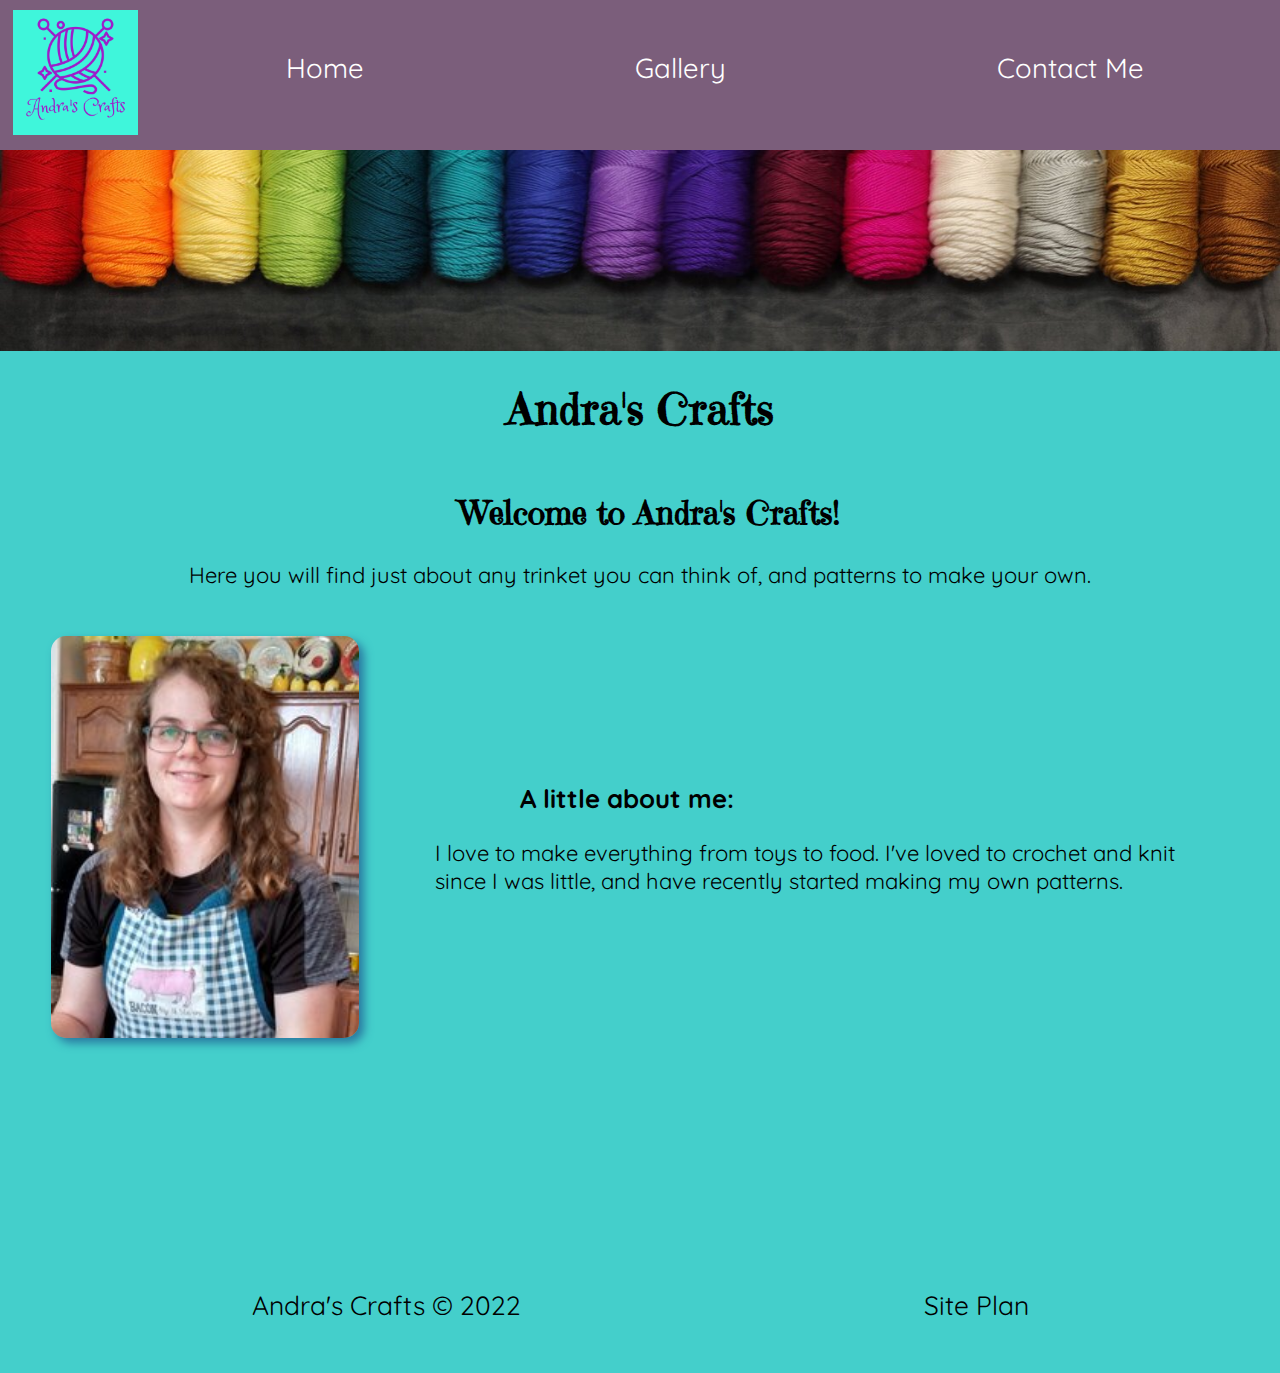
<file: andras-crafts/index.html>
<!DOCTYPE html>
<html lang="en">

<head>
    <meta charset="UTF-8">
    <meta http-equiv="X-UA-Compatible" content="IE=edge">
    <meta name="viewport" content="width=device-width, initial-scale=1.0">
    <link rel="stylesheet" href="styles/style.css">
    <title>Andra's Crafts | Home</title>
</head>

<body>
    <div id="content">
        <header>
            <a href="index.html" id="logo-link">
                <img class="logo" src="images/andras-crafts-logo.png" alt="Andra's Crafts logo">
            </a>
            <nav>
                <a href="index.html">Home</a>
                <a href="gallery.html">Gallery</a>
                <a href="contact-me.html">Contact Me</a>
            </nav>
            <img id="banner-img" src="images/rainbow-yarn.jpg" alt="Rainbow of yarn banner">
            <h1 id="title">Andra's Crafts</h1>
        </header>
        <main class="home-grid">
            <div id="welcome">
                <h2>Welcome to Andra's Crafts!</h2>
                <p>Here you will find just about any trinket you can think of, and patterns to make your own.</p>
            </div>
            <img id="about-me-img" src="images/me.jpg" alt="A picture of me baking">
            <div id="about-me">
                <h3>A little about me:</h3>
                <p>I love to make everything from toys to food. I've loved to crochet and knit since I was little, and have
                    recently started making my own patterns.</p>
            </div>
        </main>
        <footer>
            <p>Andra's Crafts &copy; 2022</p>
            <p><a href="site-plan.html">Site Plan</a></p>
        </footer>
    </div>
</body>

</html>
</file>
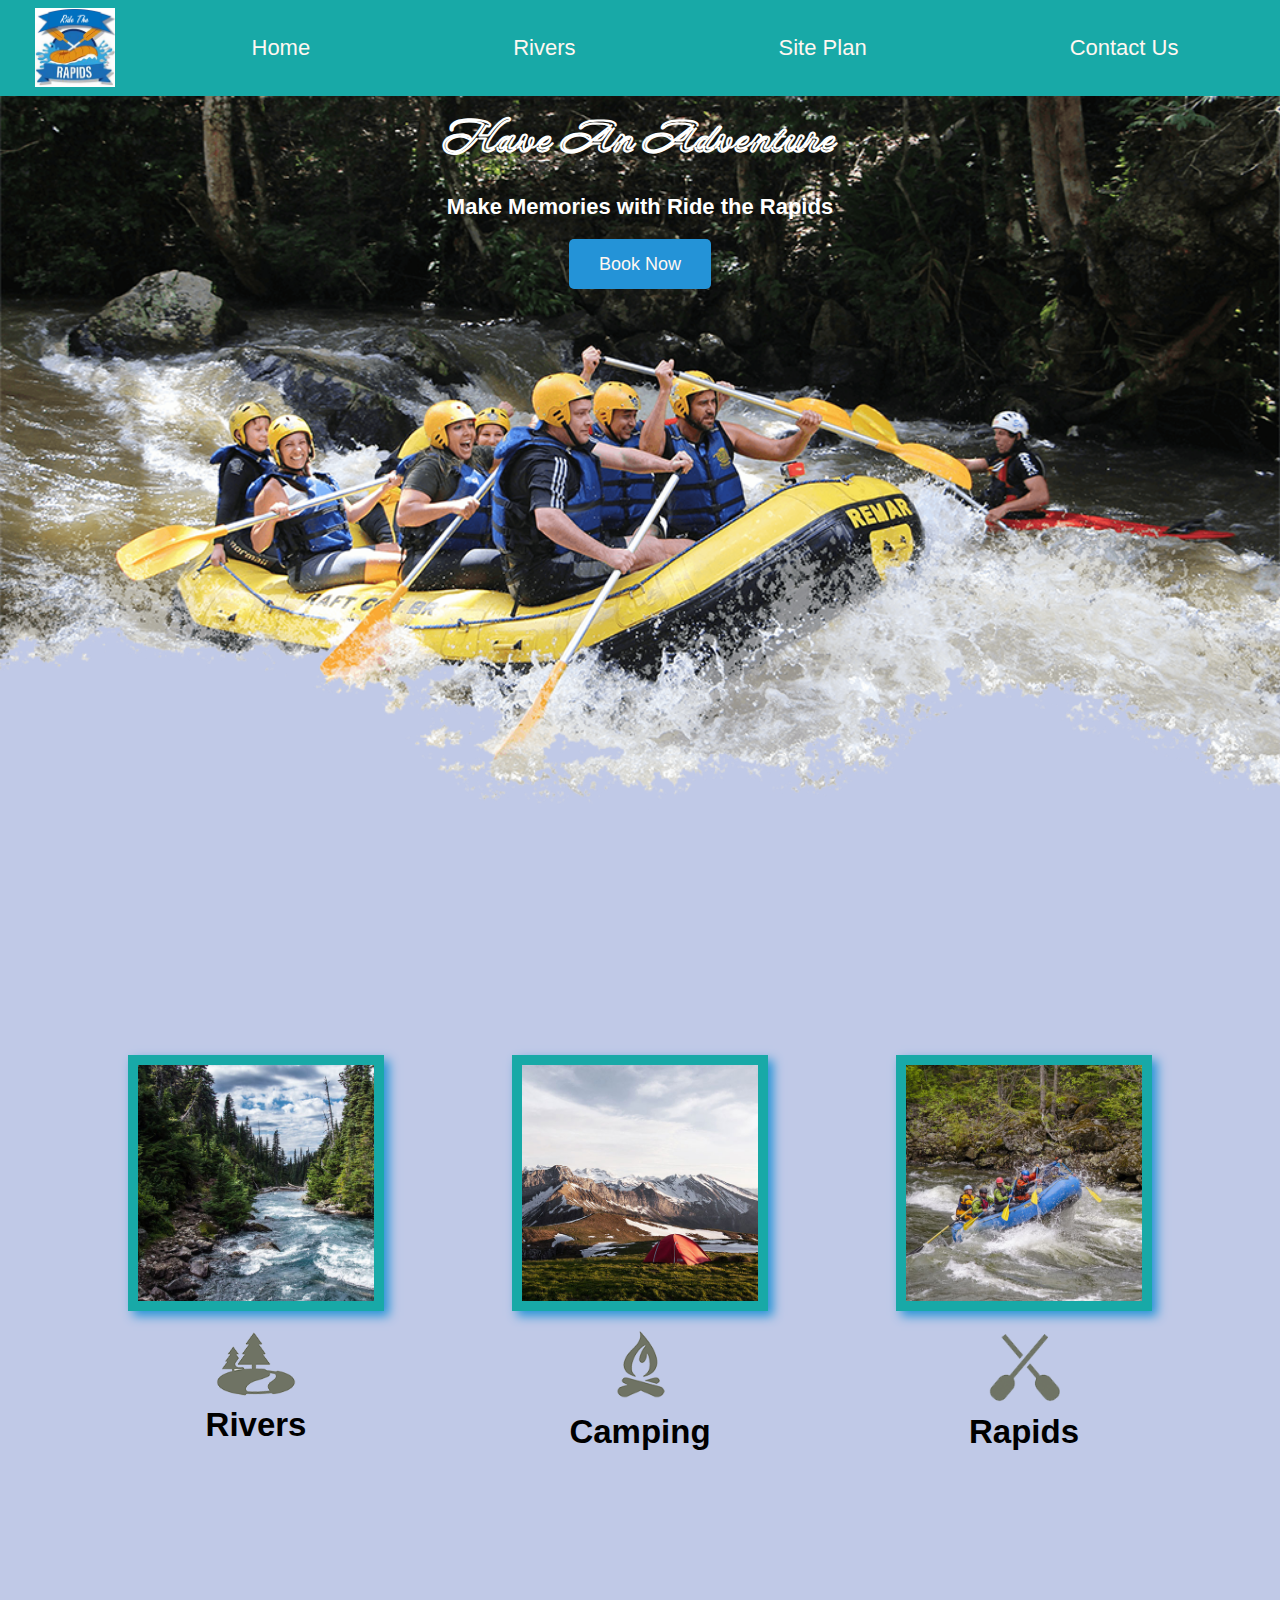
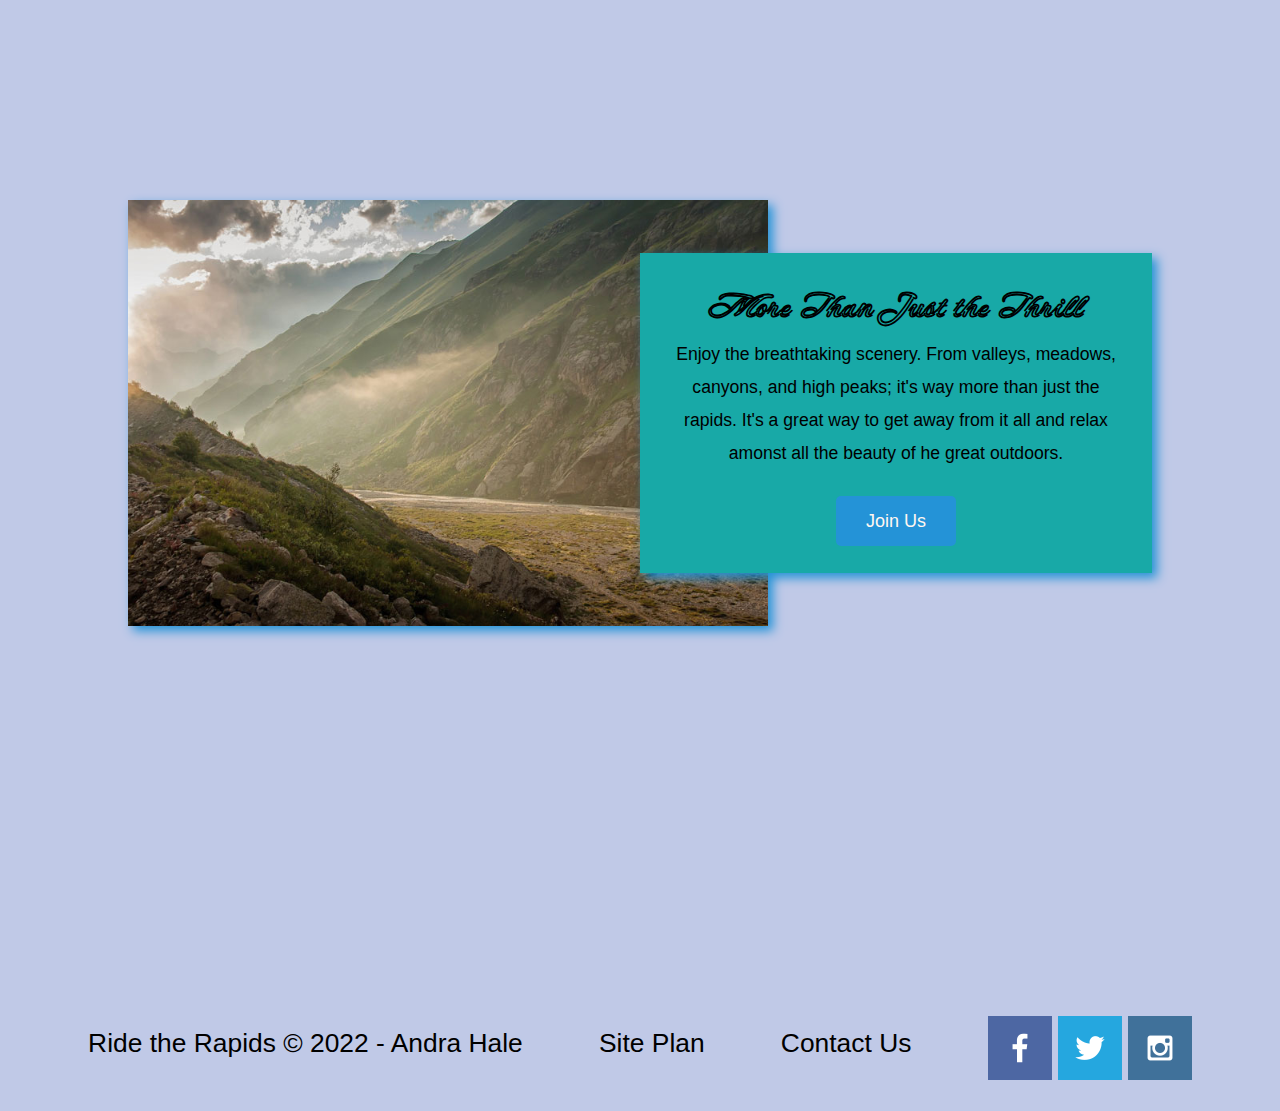
<file: wwr/index.html>
<!DOCTYPE html>
<html lang="en">

<head>
    <meta charset="UTF-8">
    <meta http-equiv="X-UA-Compatible" content="IE=edge">
    <meta name="viewport" content="width=device-width, initial-scale=1.0">
    <link rel="stylesheet" href="styles/style.css">
    <title>Whitewater Rafting Vacations | Ride the Rapids | Home</title>
</head>

<body>
    <div id="content">
        <header>
            <a href="index.html" id="logo_link"><img class="logo" src="images/ride-the-rapids-logo.png"
                    alt="Ride the Rapids logo"></a>
            <nav>
                <a href="index.html">Home</a>
                <a href="rivers.html">Rivers</a>
                <a href="site-plan-rafting.html">Site Plan</a>
                <a href="contactus.html">Contact Us</a>
            </nav>
        </header>
        <div id="hero">
            <div id="hero-box">
                <img id="hero-img" src="images/hero.png" alt="People enjoying white water rafting">
            </div>
            <section id="hero-msg">
                <h1 class="home-title"> Have An Adventure</h1>
                <h4>Make Memories with Ride the Rapids</h4>
                <div class="button-box">
                    <a class="book" href="rates.html">Book Now</a>
                </div>
            </section>
        </div>
        <main class="home-grid">
            <section class="rivers-card">
                <img class="card-img" src="images/river.jpg" alt="river in forest">
                <img class="icon" src="images/river_icon.png" alt="river icon">
                <h2>Rivers</h2>
            </section>
            <section class="camping-card">
                <img class="card-img" src="images/camping.jpg" alt="tent in mountains">
                <img class="icon" src="images/fire_icon.png" alt="fire icon">
                <h2>Camping</h2>
            </section>
            <section class="rapids-card">
                <img class="card-img" src="images/rapids.jpg" alt="rafting boat">
                <img class="icon" src="images/oars.png" alt="oars icon">
                <h2>Rapids</h2>
            </section>
            <div id="background"></div>
            <img class="mountains" src="images/mountains.jpg" alt="Misty mountains">
            <section class="msg">
                <h2>More Than Just the Thrill</h2>
                <p>Enjoy the breathtaking scenery. From valleys, meadows, canyons, and high peaks; it's way more than
                    just
                    the rapids. It's a great way to get away from it all and relax amonst all the beauty of he great
                    outdoors.</p>
                <a class="join" href="rivers.html">Join Us</a>
            </section>
        </main>
        <footer>
            <p>Ride the Rapids &copy; 2022 - Andra Hale</p>
            <p><a href="site-plan-rafting.html">Site Plan</a></p>
            <p><a href="contactus.html">Contact Us</a></p>
            <div class="social">
                <a href="https://facebook.com" target="_blank"><img src="images/facebook.png" alt="fb icon"></a>
                <a href="https://twitter.com" target="_blank"><img src="images/twitter.png" alt="twitter icon"></a>
                <a href="https://instagram.com" target="_blank"><img src="images/instagram.png"
                        alt="instagram icon"></a>
            </div>
        </footer>
    </div>
</body>

</html>
</file>
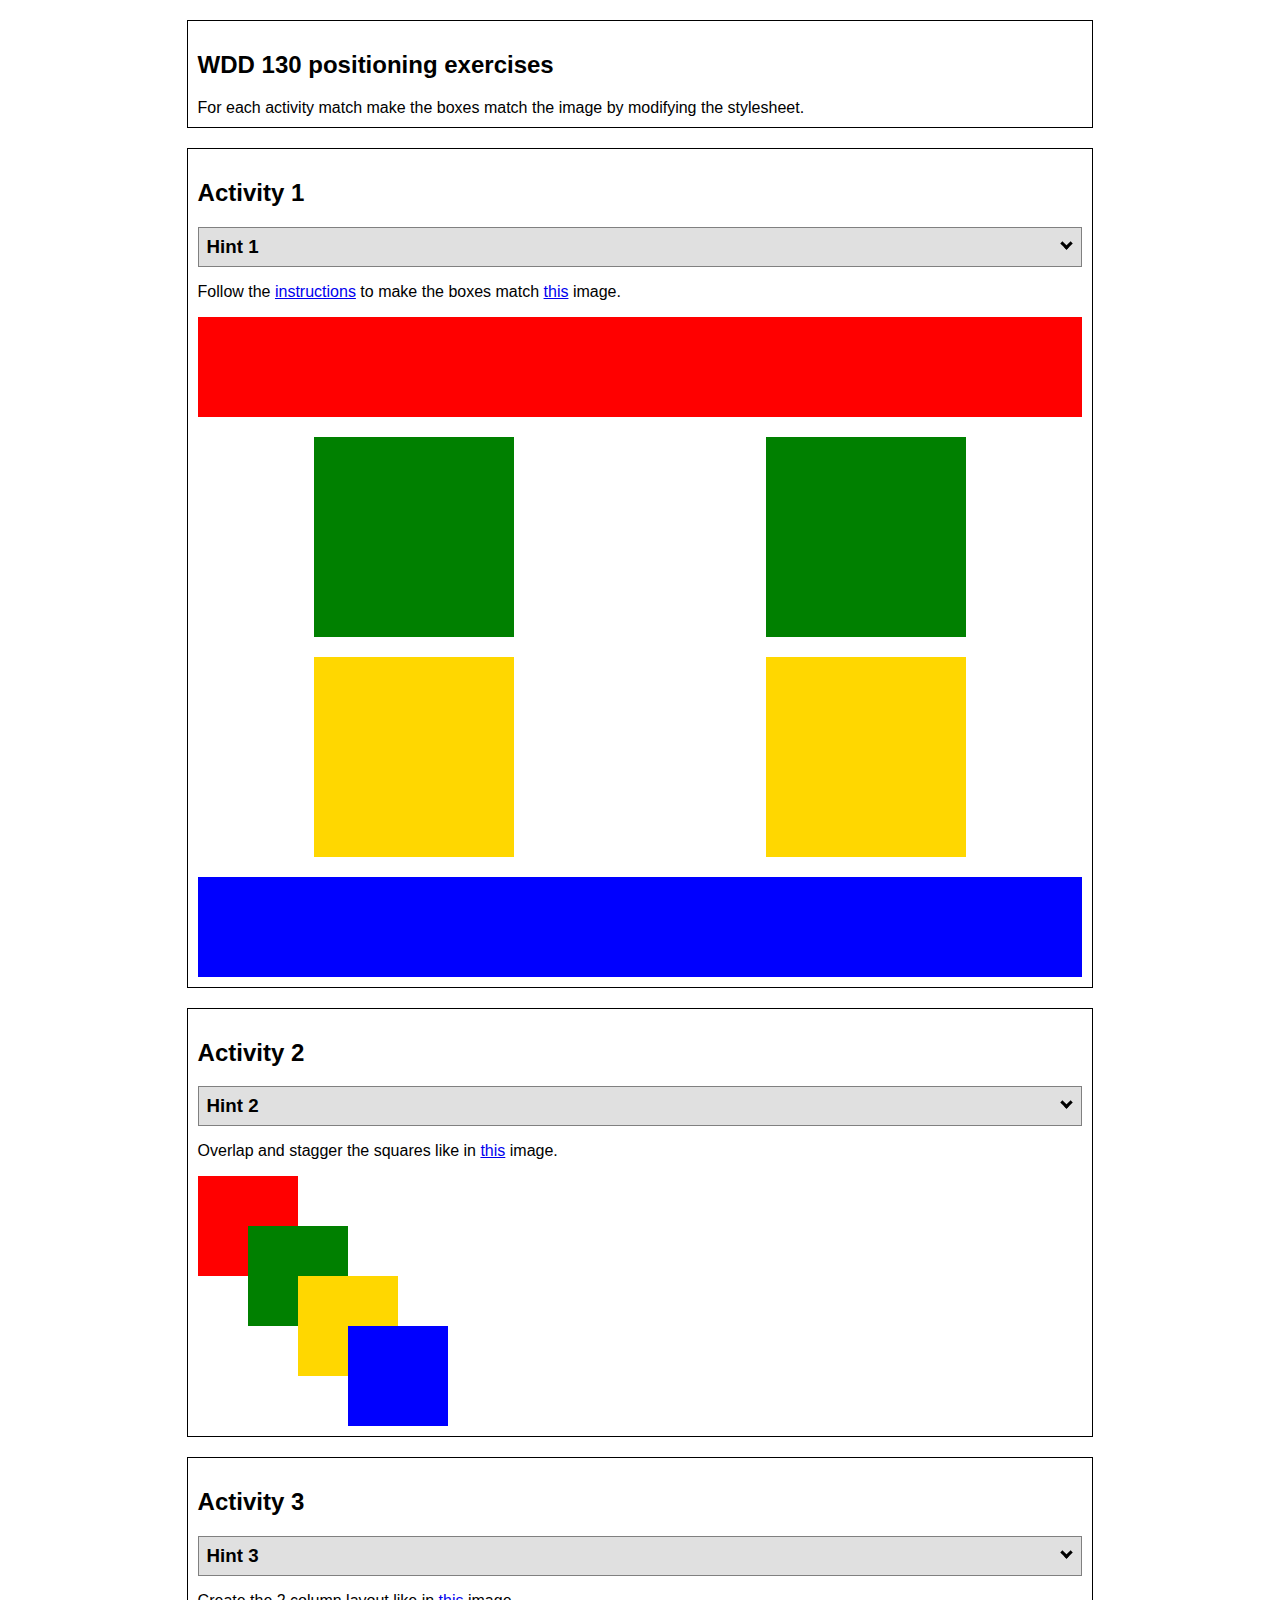
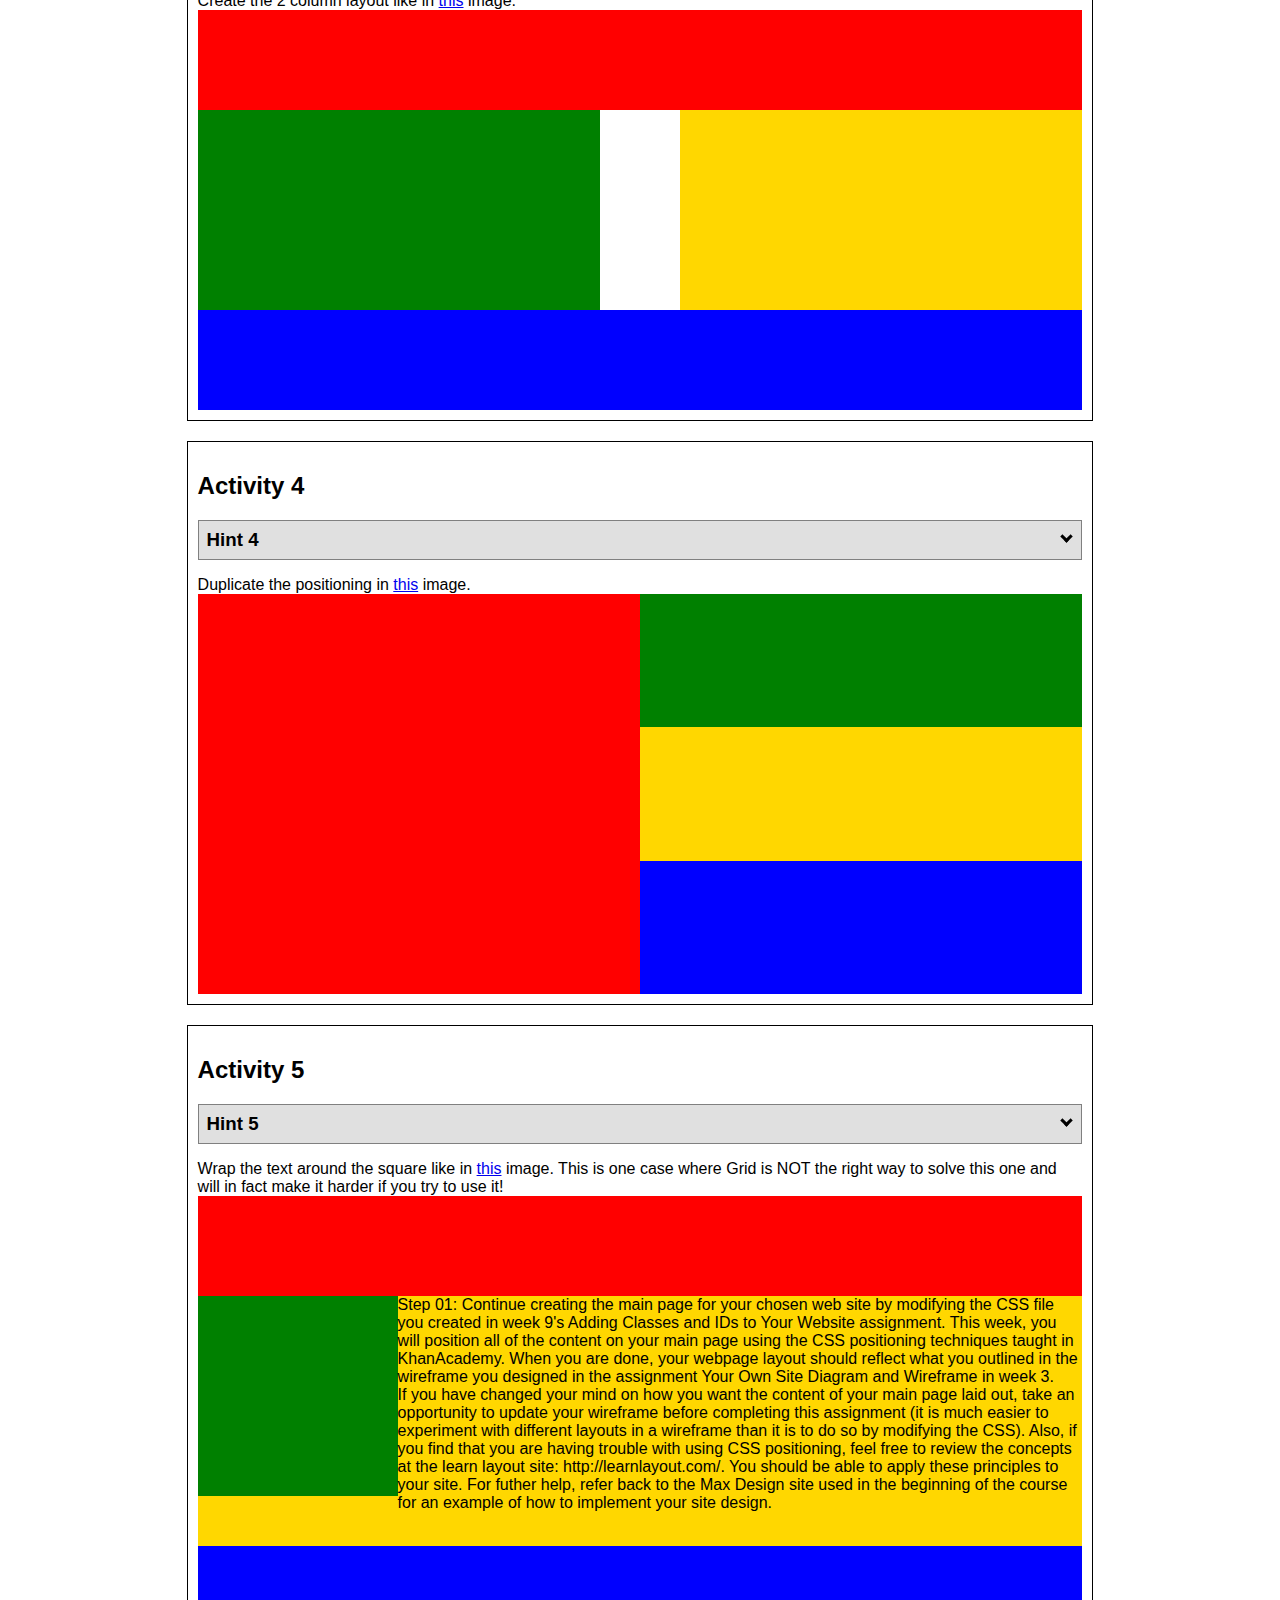
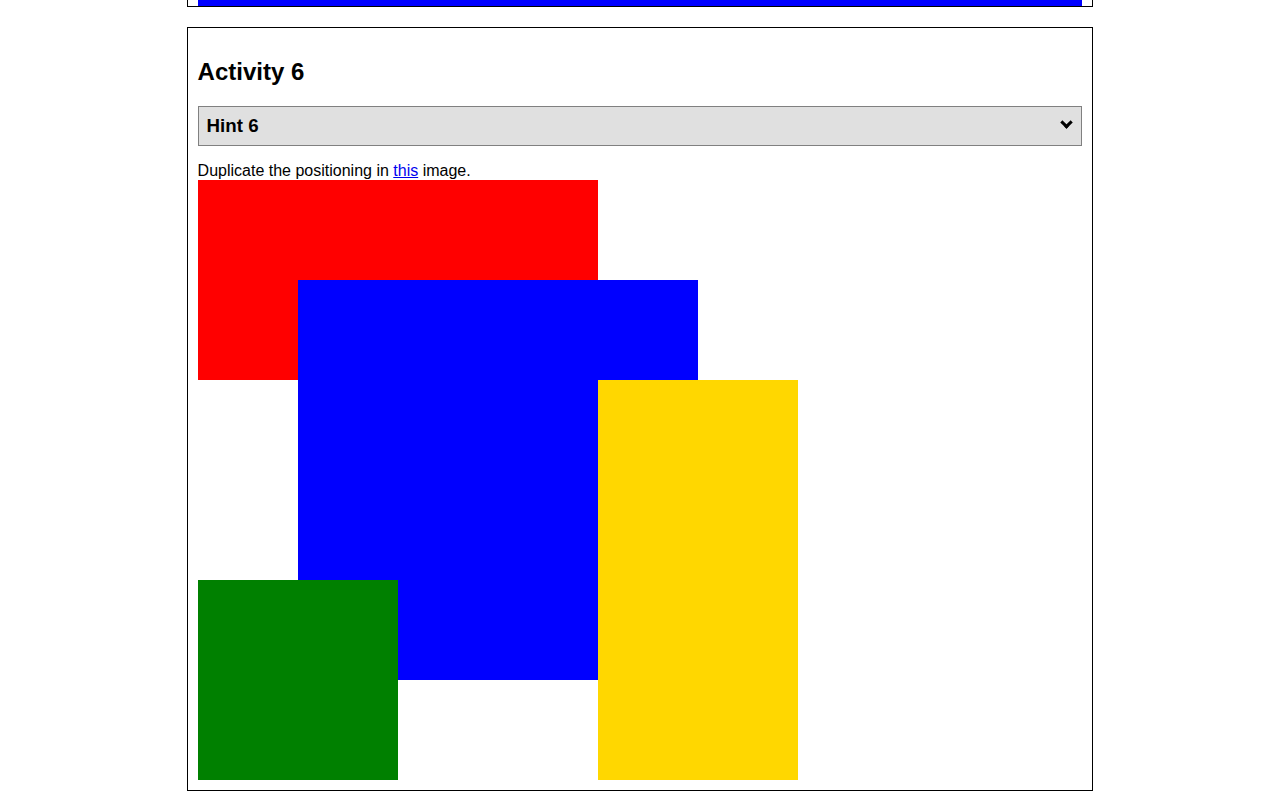
<file: positioning.html>
<!DOCTYPE html>
<html lang="en">
  <head>
    <!-- HTML - Name: positioning.html -->
    <title>Positioning Activity</title>
    <link rel="stylesheet" type="text/css" href="positionstyles.css" />
  </head>
  <body>
    <div class="activity">
      <h2>WDD 130 positioning exercises</h2>
      For each activity match make the boxes match the image by modifying the stylesheet.</div>
    <div class="activity">
      <h2>Activity 1</h2>
      <section class="hint"><input type="checkbox" ><i></i> <h3>Hint 1</h3><div><p>Check out the <a href="https://byui-wdd.github.io/wdd130/activities/w06-css-positioning.html" target="_blank">activity instructions</a> in Ilearn!</p></div></section>
      <p>Follow the <a href="https://byui-wdd.github.io/wdd130/activities/w06-css-positioning.html" target="_blank">instructions</a> to make the boxes match  <a href="https://byui-wdd.github.io/wdd130/images/example1.png" target="_blank">this</a> image.</p>
      <div class="content1" >
        <div class="red1" ></div>
        <div class="green1" ></div>
        <div class="green1" ></div>
        <div class="yellow1"></div>
        <div class="yellow1"></div>
        <div class="blue1"></div>
      </div>
    </div>
    <div class="activity">
      <h2>Activity 2</h2>
      <section class="hint"><input type="checkbox" > <h3>Hint 2</h3><i></i><div><p>Remember that the best way to shift elements around slightly on the page is with Margins.  You could also use Grid.  Either would work for this. If you choose margin, you can use a <em>negative</em> margin. (ie margin-top: -20px;)</p><h4>Properties used:</h4><ul><li>margin-top, margin-left</li><li>...or...</li><li>grid-template-columns: 50px 50px 50px 50px 50px </li></ul></div></section>
      <p>Overlap and stagger the squares like in <a href="https://byui-wdd.github.io/wdd130/images/example2.png" target="_blank">this</a> image.</p>
      <div class="content2" >
        <div class="red2" ></div>
        <div class="green2" ></div>
        <div class="yellow2"></div>
        <div class="blue2"></div>
      </div>
    </div>
    <div class="activity">
      <h2>Activity 3</h2>
      <section class="hint"><input type="checkbox" > <h3>Hint 3</h3><i></i><div><p>This one is going to be best solved with CSS Grid. Remember to make the boxes the right width first...then start moving them around. </p><h4>Properties used:</h4><ul><li>display:grid;</li><li>grid-template-columns:</li><li>grid-column-gap:</li>
        <li>grid-column:</li>  </ul></div></section>
      Create the 2 column layout like in <a href="https://byui-wdd.github.io/wdd130/images/example3.png" target="_blank">this</a>  image.
      <div class="content3" >
        <div class="red3" ></div>
        <div class="green3" ></div>
        <div class="yellow3"></div>
        <div class="blue3"></div>
      </div>
    </div>
    <div class="activity">
      <h2>Activity 4</h2>
      <section class="hint"><input type="checkbox" > <h3>Hint 4</h3><i></i><div><p>For the others we have been primarily concerned with width. For this one you will need to adjust height as well. </p><h4>Properties used:</h4><ul><li>display:grid;</li><li>grid-template-columns:</li><li>grid-row:</li></ul></div></section>
      Duplicate the positioning in <a href="https://byui-wdd.github.io/wdd130/images/example4.png" target="_blank">this</a> image. 
      <div class="content4" >
        <div class="red4" ></div>
        <div class="green4" ></div>
        <div class="yellow4"></div>
        <div class="blue4"></div>
      </div>
    </div>

    <div class="activity">
      <h2>Activity 5</h2>
      <section class="hint"><input type="checkbox" > <h3>Hint 5</h3><i></i><div><p>Grid is <strong>not</strong> the right way to do this.  In fact there is only one way to really do that...and that is with float. Remember that we float the thing we want the text to wrap around.  Also remember to start by making all the shapes the right size and shape.</p><h4>Properties used:</h4><ul><li>float: left;</li></ul></div></section>
      Wrap the text around the square like in <a href="https://byui-wdd.github.io/wdd130/images/example5.png" target="_blank">this</a> image. This is one case where Grid is NOT the right way to solve this one and will in fact make it harder if you try to use it!
      <div class="content5" >
        <div class="red5" ></div>
        <div class="green5" ></div>
        <div class="yellow5">Step 01: Continue creating the main page for your chosen web site by modifying the CSS file you created in week 9's Adding Classes and IDs to Your Website assignment. This week, you will position all of the content on your main page using the CSS positioning techniques taught in KhanAcademy. When you are done, your webpage layout should reflect what you outlined in the wireframe you designed in the assignment Your Own Site Diagram and Wireframe in week 3. <br />
          If you have changed your mind on how you want the content of your main page laid out, take an opportunity to update your wireframe before completing this assignment (it is much easier to experiment with different layouts in a wireframe than it is to do so by modifying the CSS). Also, if you find that you are having trouble with using CSS positioning, feel free to review the concepts at the learn layout site: http://learnlayout.com/. You should be able to apply these principles to your site. For futher help, refer back to the Max Design site used in the beginning of the course for an example of how to implement your site design.</div>
        <div class="blue5"></div>
      </div>
    </div>
    <div class="activity">
      <h2>Activity 6</h2>
      <section class="hint"><input type="checkbox" > <h3>Hint 6</h3><i></i><div><p>This one is all about visualizing the grid behind the layout. If you are having a hard time doing that first: all the sizes are even multiples of 100, and second here is another example with the lines drawn: <a href="https://byui-wdd.github.io/wdd130/images/example6-hint.png" target="_blank">example 6 with lines</a>. For this one you will find it easiest if you use px for the column width. You can also use <kbd>z-index</kbd> to control the element layering.    </p><h4>Properties used:</h4><ul><li>display:grid;</li><li>grid-template-columns:</li><li>grid-column:</li><li>grid-row:</li><li><a href="https://www.w3schools.com/cssref/pr_pos_z-index.asp" target="_blank">z-index:</a></li></ul></div></section>
      Duplicate the positioning in <a href="https://byui-wdd.github.io/wdd130/images/example6.png" target="_blank">this</a> image.
      <div class="content6" >
        <div class="red6" ></div>
        <div class="green6" ></div>
        <div class="yellow6"></div>
        <div class="blue6"></div>
      </div>
    </div>
  </body>
</html>
</file>
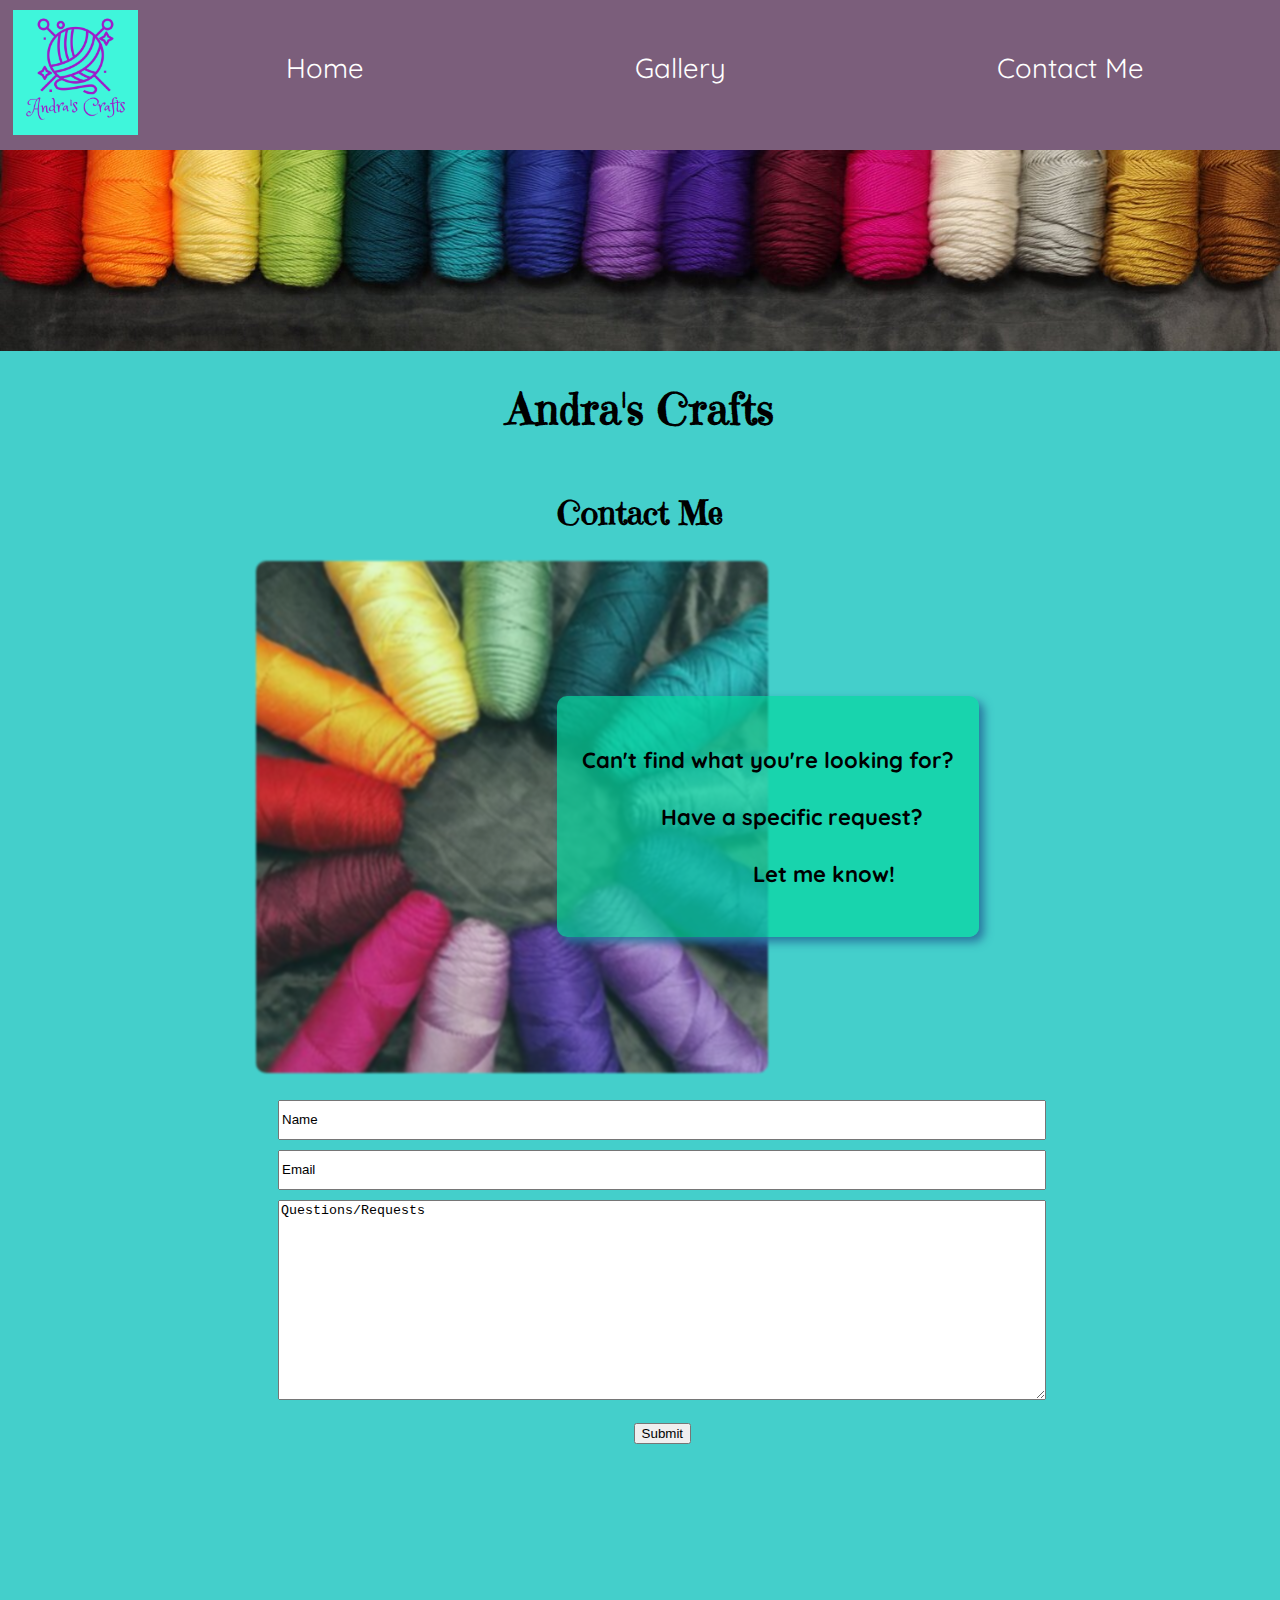
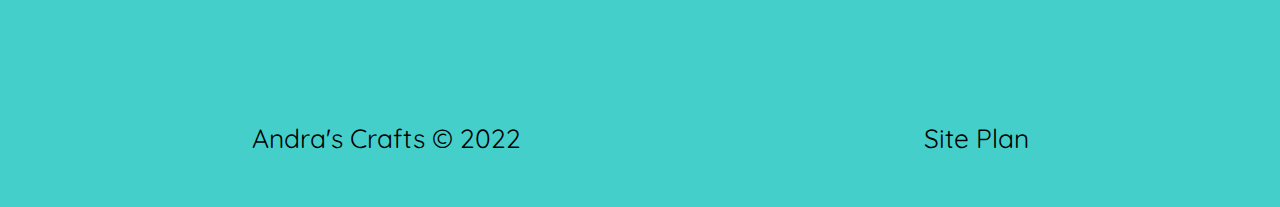
<file: andras-crafts/contact-me.html>
<!DOCTYPE html>
<html lang="en">

<head>
    <meta charset="UTF-8">
    <meta http-equiv="X-UA-Compatible" content="IE=edge">
    <meta name="viewport" content="width=device-width, initial-scale=1.0">
    <link rel="stylesheet" href="styles/style.css">
    <title>Andra's Crafts | Contact Me</title>
</head>

<body>
    <div id="feedback"></div>
    <div id="content">
        <header>
            <a href="index.html" id="logo-link">
                <img class="logo" src="images/andras-crafts-logo.png" alt="Andra's Crafts logo">
            </a>
            <nav>
                <a href="index.html">Home</a>
                <a href="gallery.html">Gallery</a>
                <a href="contact-me.html">Contact Me</a>
            </nav>
            <img id="banner-img" src="images/rainbow-yarn.jpg" alt="Rainbow of yarn banner">
            <h1 id="title">Andra's Crafts</h1>
        </header>
        <main class="contact-grid">
            <h2 id="contact-title">Contact Me</h2>
            <img id="contact-img" src="images/yarn-wreath.jpg" alt="Wreath of yarn">
            <div id="contact-msg">
                <h4>Can't find what you're looking for?</h4>
                <h4>Have a specific request?</h4>
                <h4>Let me know!</h4>
            </div>
            <form action="/andras-crafts/contact-me.html" method="post">
                <ul>
                    <li>
                        <input type="text" id="name" name="user_name" value="Name">
                    </li>
                    <li>
                        <input type="email" id="mail" name="user_email" value="Email">
                    </li>
                    <li>
                        <textarea id="msg" name="user_message">Questions/Requests</textarea>
                    </li>
                    <li class="button">
                        <button type="submit">Submit</button>
                    </li>
                </ul>
            </form>
        </main>
        <footer>
            <p>Andra's Crafts &copy; 2022</p>
            <p><a href="site-plan.html">Site Plan</a></p>
        </footer>
    </div>
    <script>
        const feedbackElement = document.getElementById('feedback');
        const formElement = document.forms[0];
        formElement.addEventListener('submit', function(e) {
            e.preventDefault();
            feedbackElement.innerHTML = 'Hello '+ formElement.user_name.value +'! Thank you for your message. We will get back with you as soon as possible!';
            feedbackElement.style.display = "block";
            document.body.classList.toggle('moveDown');
        });
    </script>
</body>

</html>
</file>
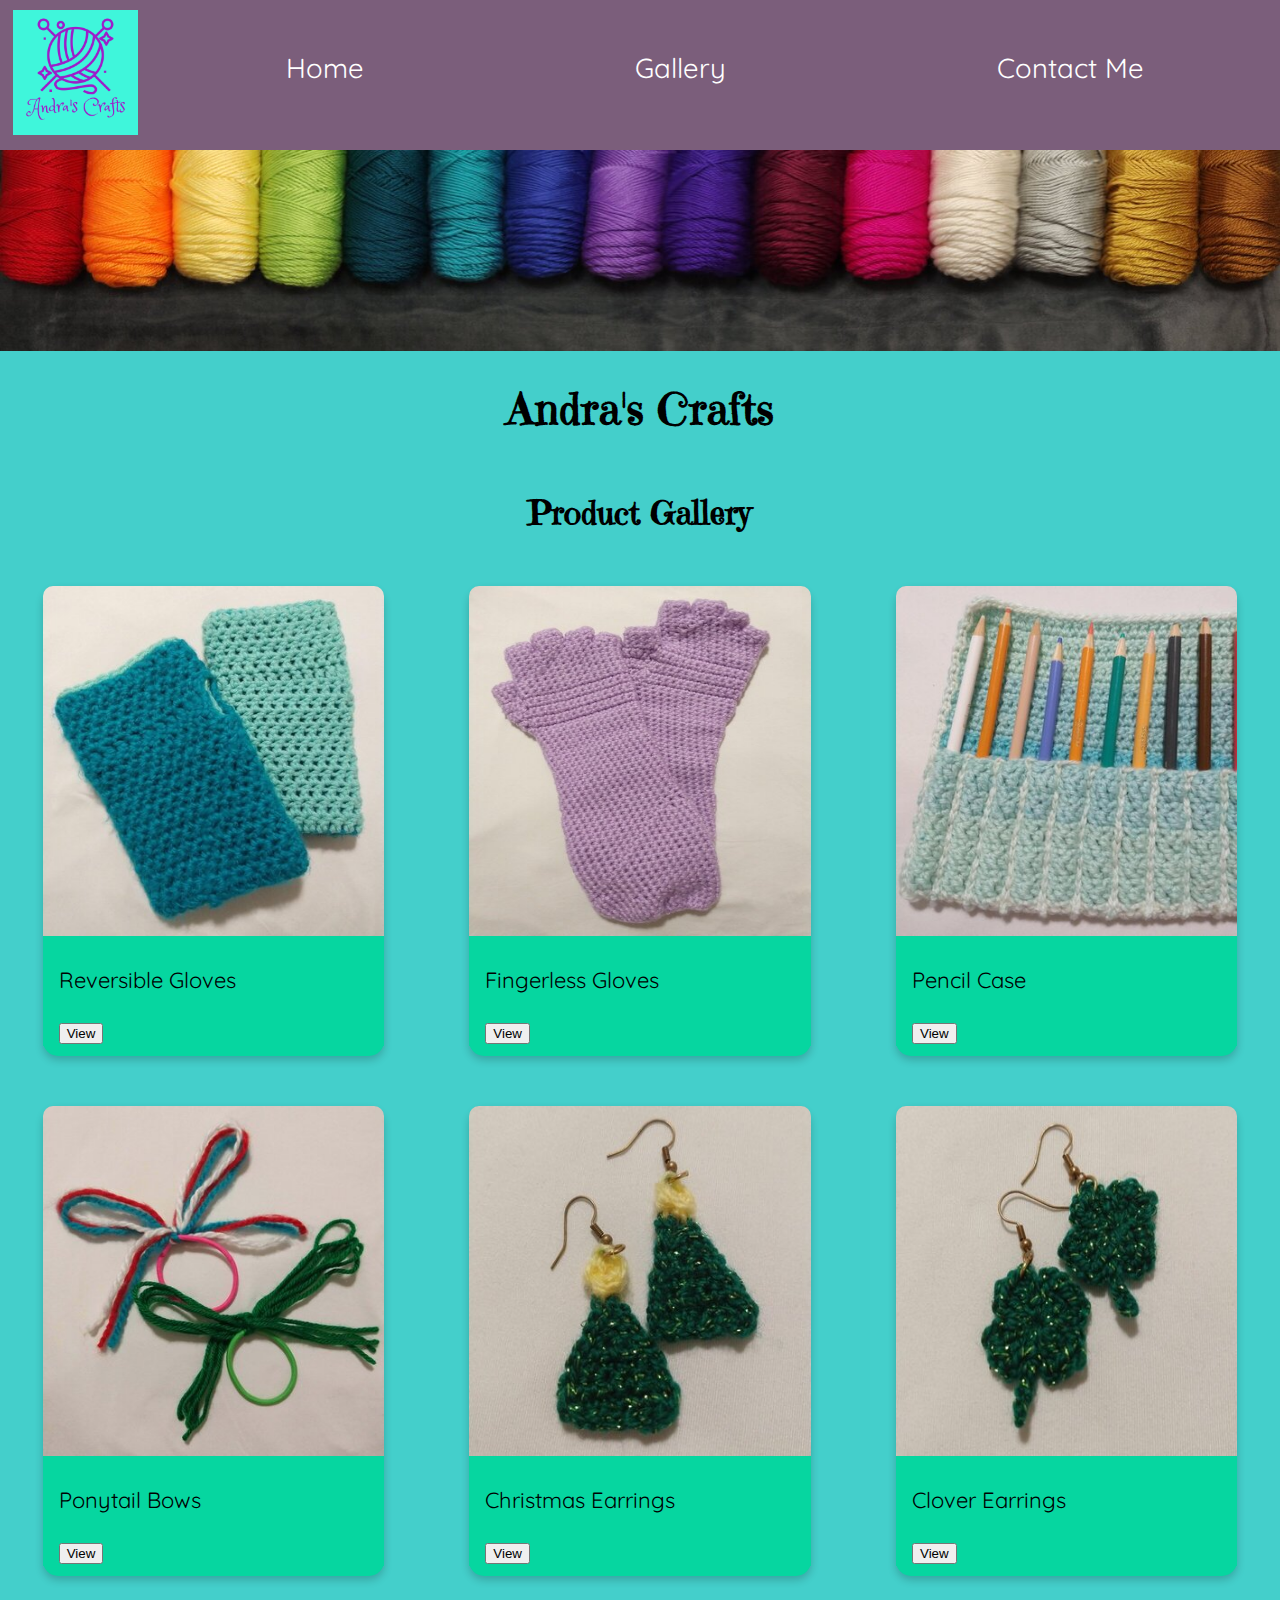
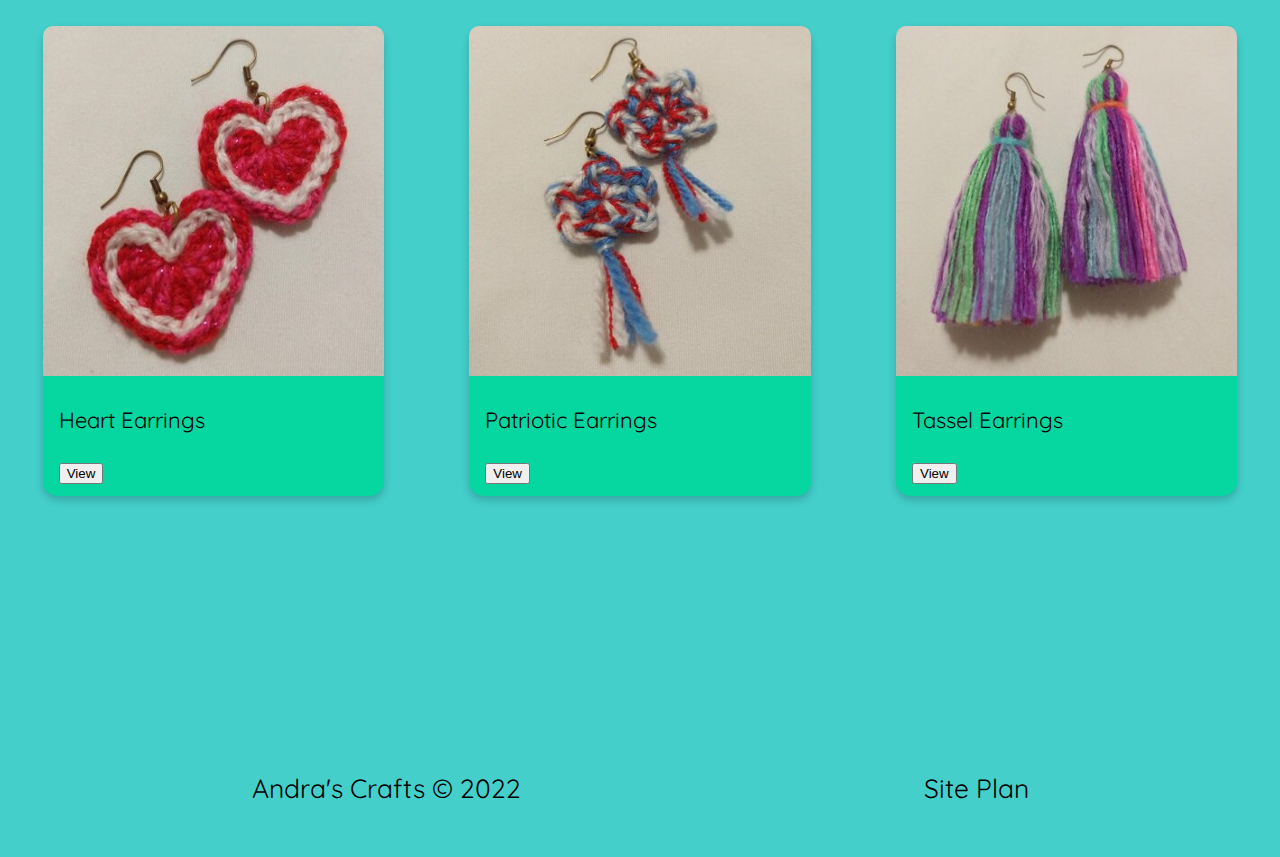
<file: andras-crafts/gallery.html>
<!DOCTYPE html>
<html lang="en">

<head>
    <meta charset="UTF-8">
    <meta http-equiv="X-UA-Compatible" content="IE=edge">
    <meta name="viewport" content="width=device-width, initial-scale=1.0">
    <link rel="stylesheet" href="styles/style.css">
    <title>Andra's Crafts | Gallery</title>
</head>

<body>
    <div id="content">
        <header>
            <a href="index.html" id="logo-link">
                <img class="logo" src="images/andras-crafts-logo.png" alt="Andra's Crafts logo">
            </a>
            <nav>
                <a href="index.html">Home</a>
                <a href="gallery.html">Gallery</a>
                <a href="contact-me.html">Contact Me</a>
            </nav>
            <img id="banner-img" src="images/rainbow-yarn.jpg" alt="Rainbow of yarn banner">
            <h1 id="title">Andra's Crafts</h1>
        </header>
        <main class="gallery-grid">
            <h2 id="gallery-title">Product Gallery</h2>
            <div id="reversible-gloves" class="card">
                <img src="images/reversible-gloves.jpg" alt="Reversible gloves image">
                <div class="container">
                    <p>Reversible Gloves</p>
                    <button class="view-button">View</button>
                </div>
            </div>
            <div id="fingerless-gloves" class="card">
                <img src="images/fingerless-gloves.jpg" alt="Fingerless gloves image">
                <div class="container">
                    <p>Fingerless Gloves</p>
                    <button class="view-button">View</button>
                </div>
            </div>
            <div id="pencil-case" class="card">
                <img src="images/pencil-case.jpg" alt="Pencil case image">
                <div class="container">
                    <p>Pencil Case</p>
                    <button class="view-button">View</button>
                </div>
            </div>
            <div id="ponytail-bows" class="card">
                <img src="images/ponytail-bows.jpg" alt="Ponytail bows image">
                <div class="container">
                    <p>Ponytail Bows</p>
                    <button class="view-button">View</button>
                </div>
            </div>
            <div id="christmas-earrings" class="card">
                <img src="images/christmas-earrings.jpg" alt="Christmas earrings image">
                <div class="container">
                    <p>Christmas Earrings</p>
                    <button class="view-button">View</button>
                </div>
            </div>
            <div id="clover-earrings" class="card">
                <img src="images/clover-earrings.jpg" alt="Clover earrings image">
                <div class="container">
                    <p>Clover Earrings</p>
                    <button class="view-button">View</button>
                </div>
            </div>
            <div id="heart-earrings" class="card">
                <img src="images/heart-earrings.jpg" alt="Heart earrings image">
                <div class="container">
                    <p>Heart Earrings</p>
                    <button class="view-button">View</button>
                </div>
            </div>
            <div id="patriotic-earrings" class="card">
                <img src="images/patriotic-earrings.jpg" alt="Patriotic earrings image">
                <div class="container">
                    <p>Patriotic Earrings</p>
                    <button class="view-button">View</button>
                </div>
            </div>
            <div id="tassel-earrings" class="card">
                <img src="images/tassel-earrings.jpg" alt="Tassel earrings image">
                <div class="container">
                    <p>Tassel Earrings</p>
                    <button class="view-button">View</button>
                </div>
            </div>
        </main>
        <footer>
            <p>Andra's Crafts &copy; 2022</p>
            <p><a href="site-plan.html">Site Plan</a></p>
        </footer>
    </div>
</body>

</html>
</file>
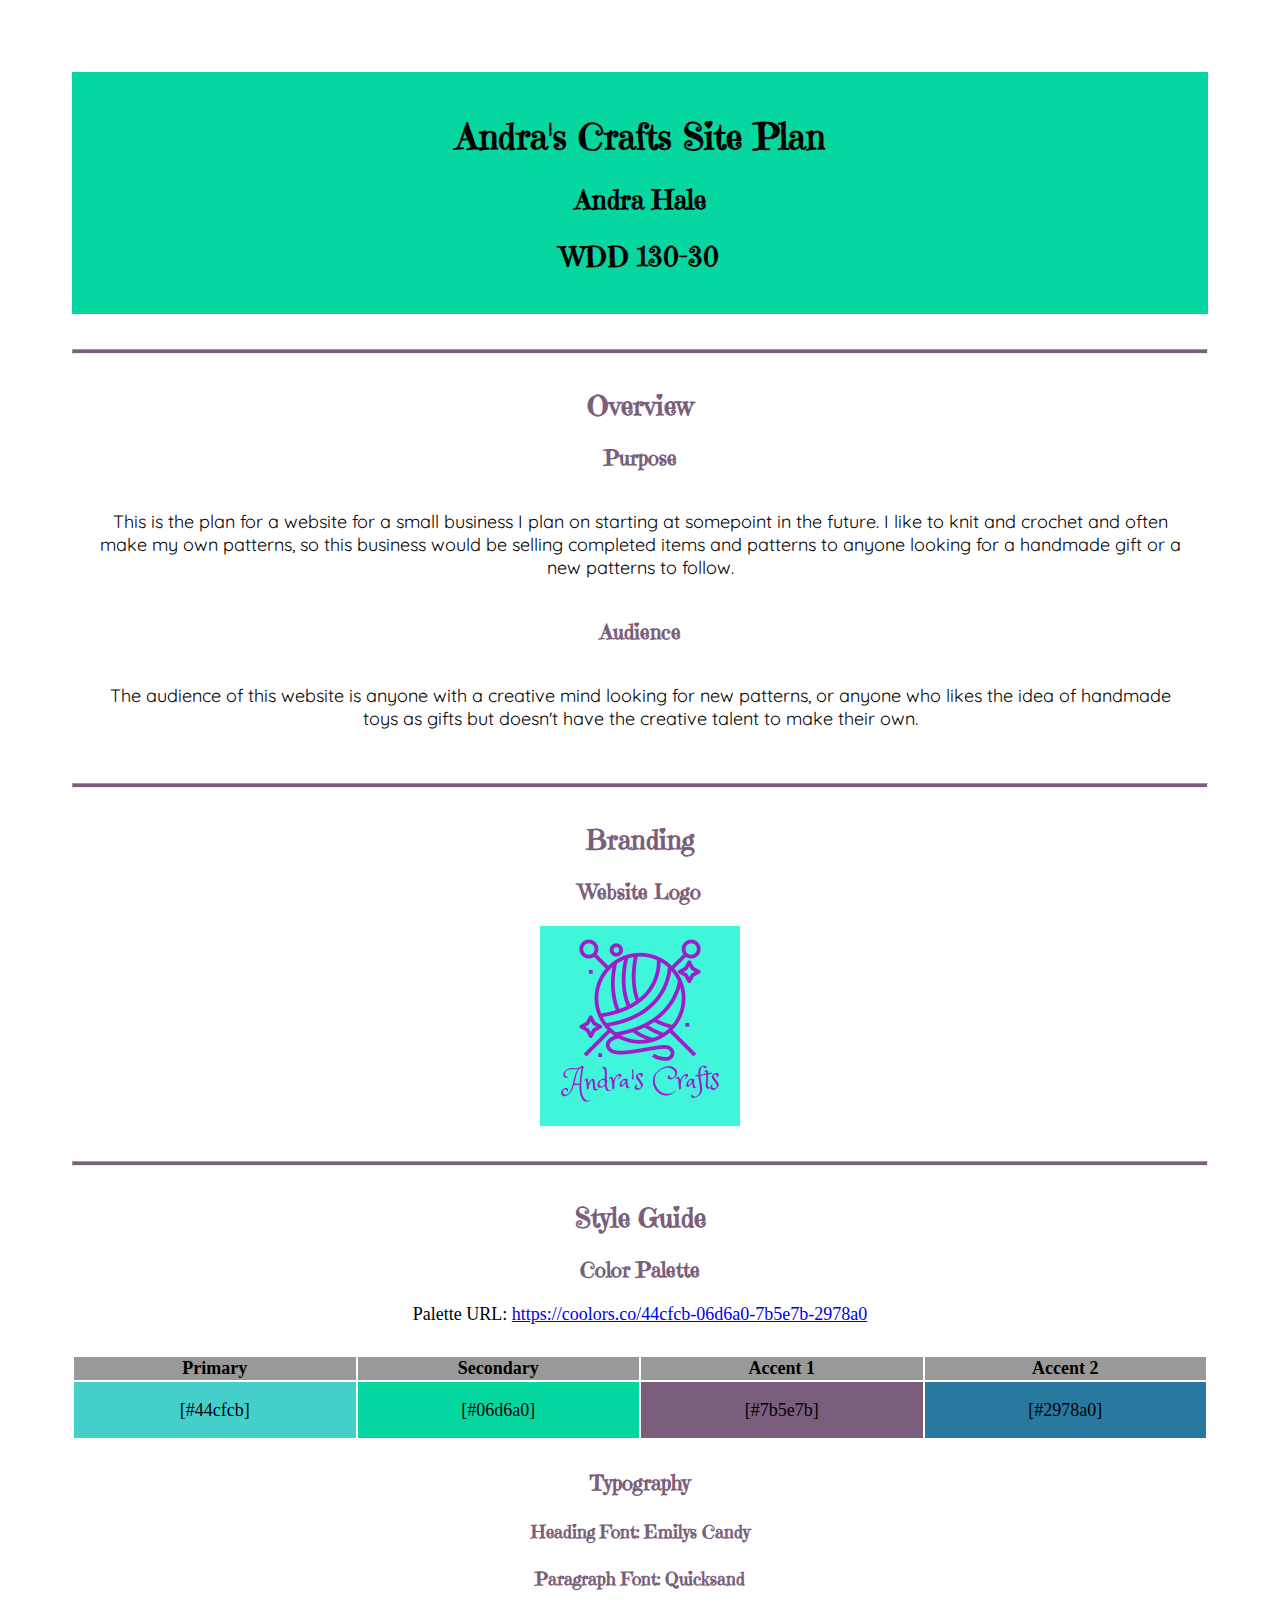
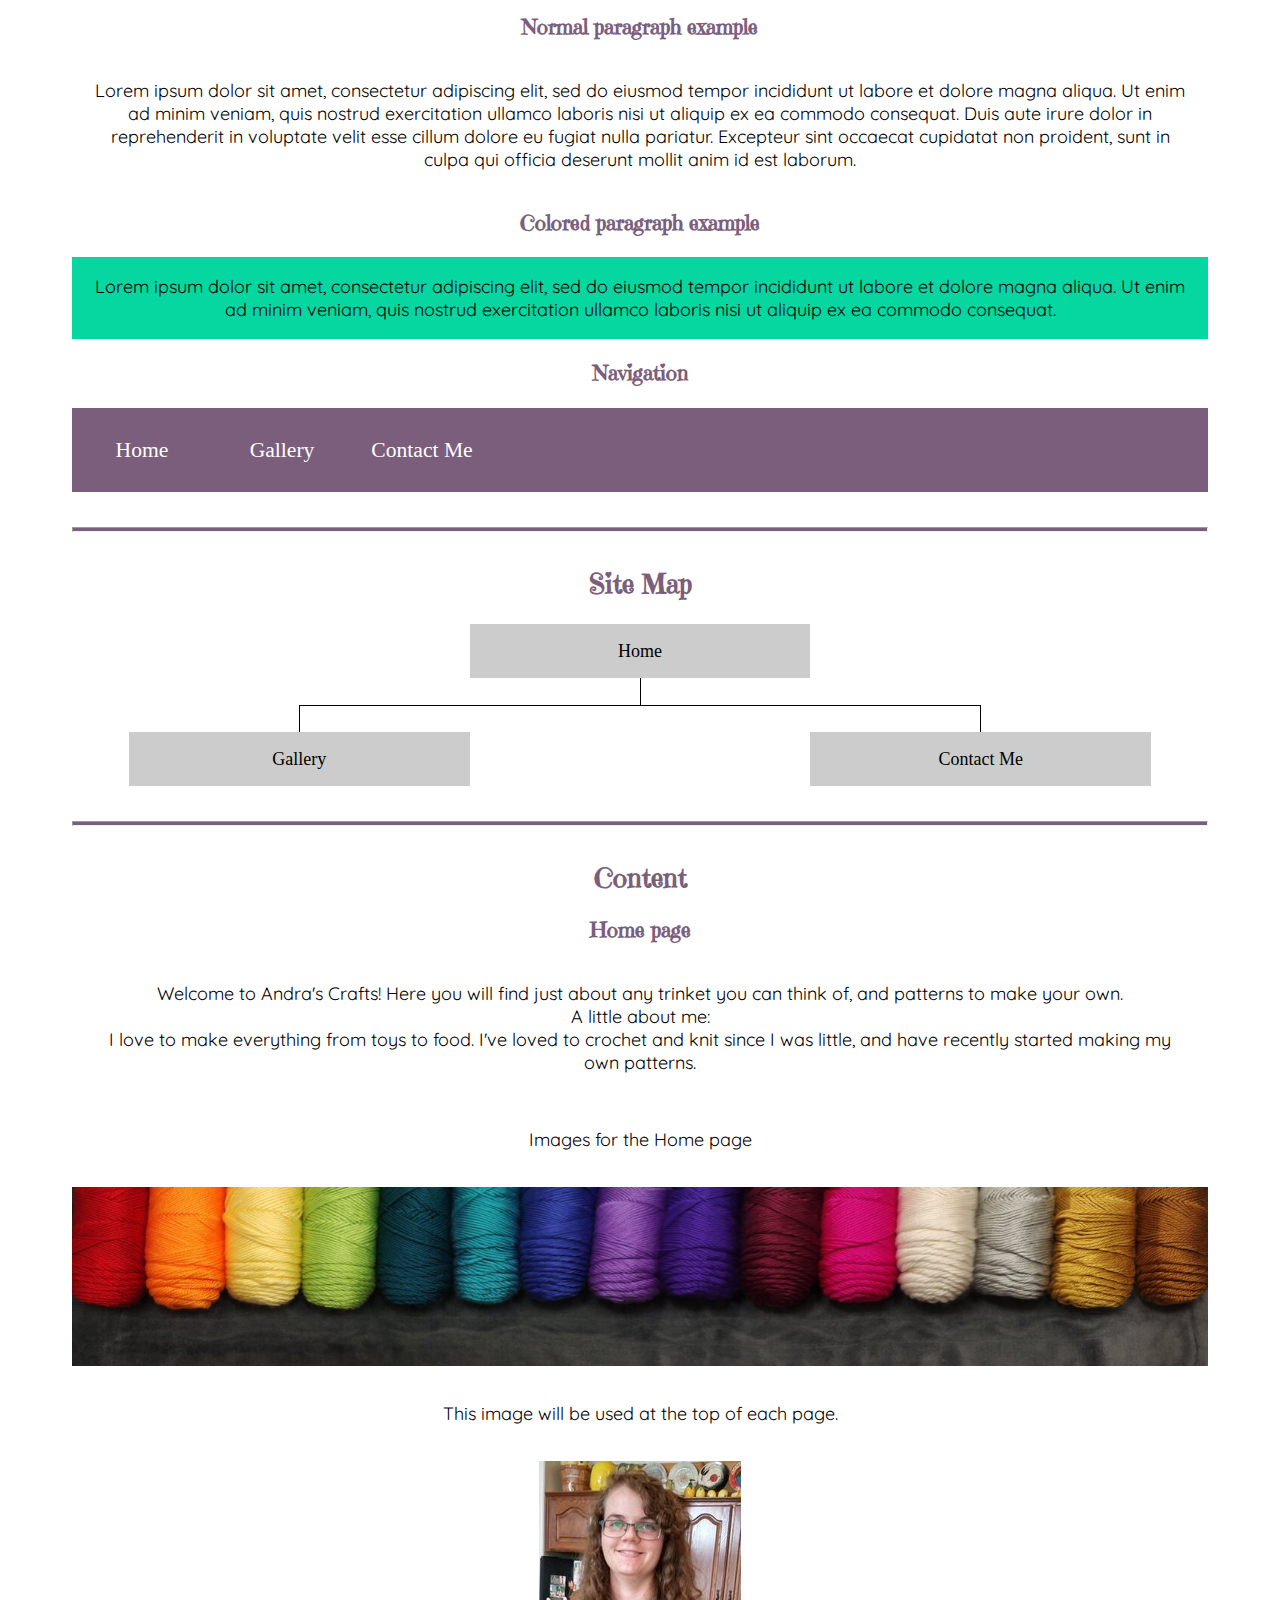
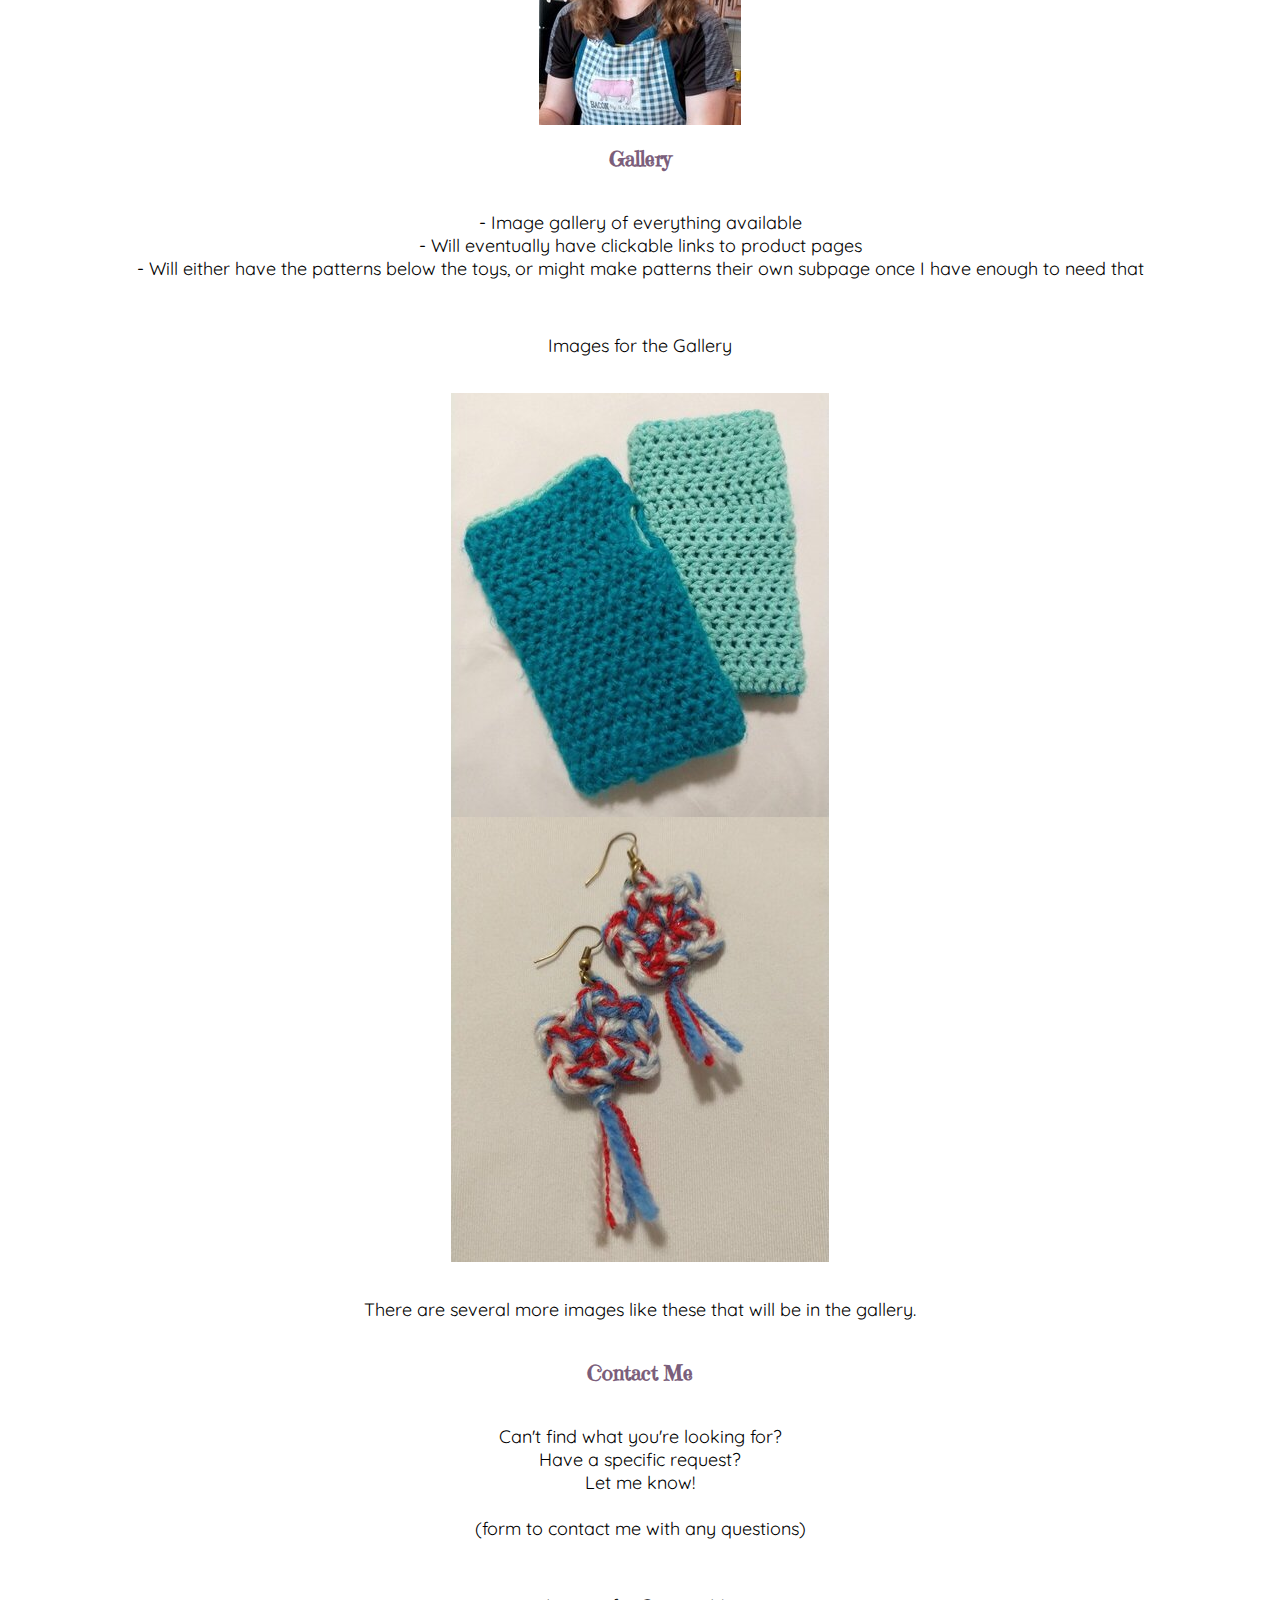
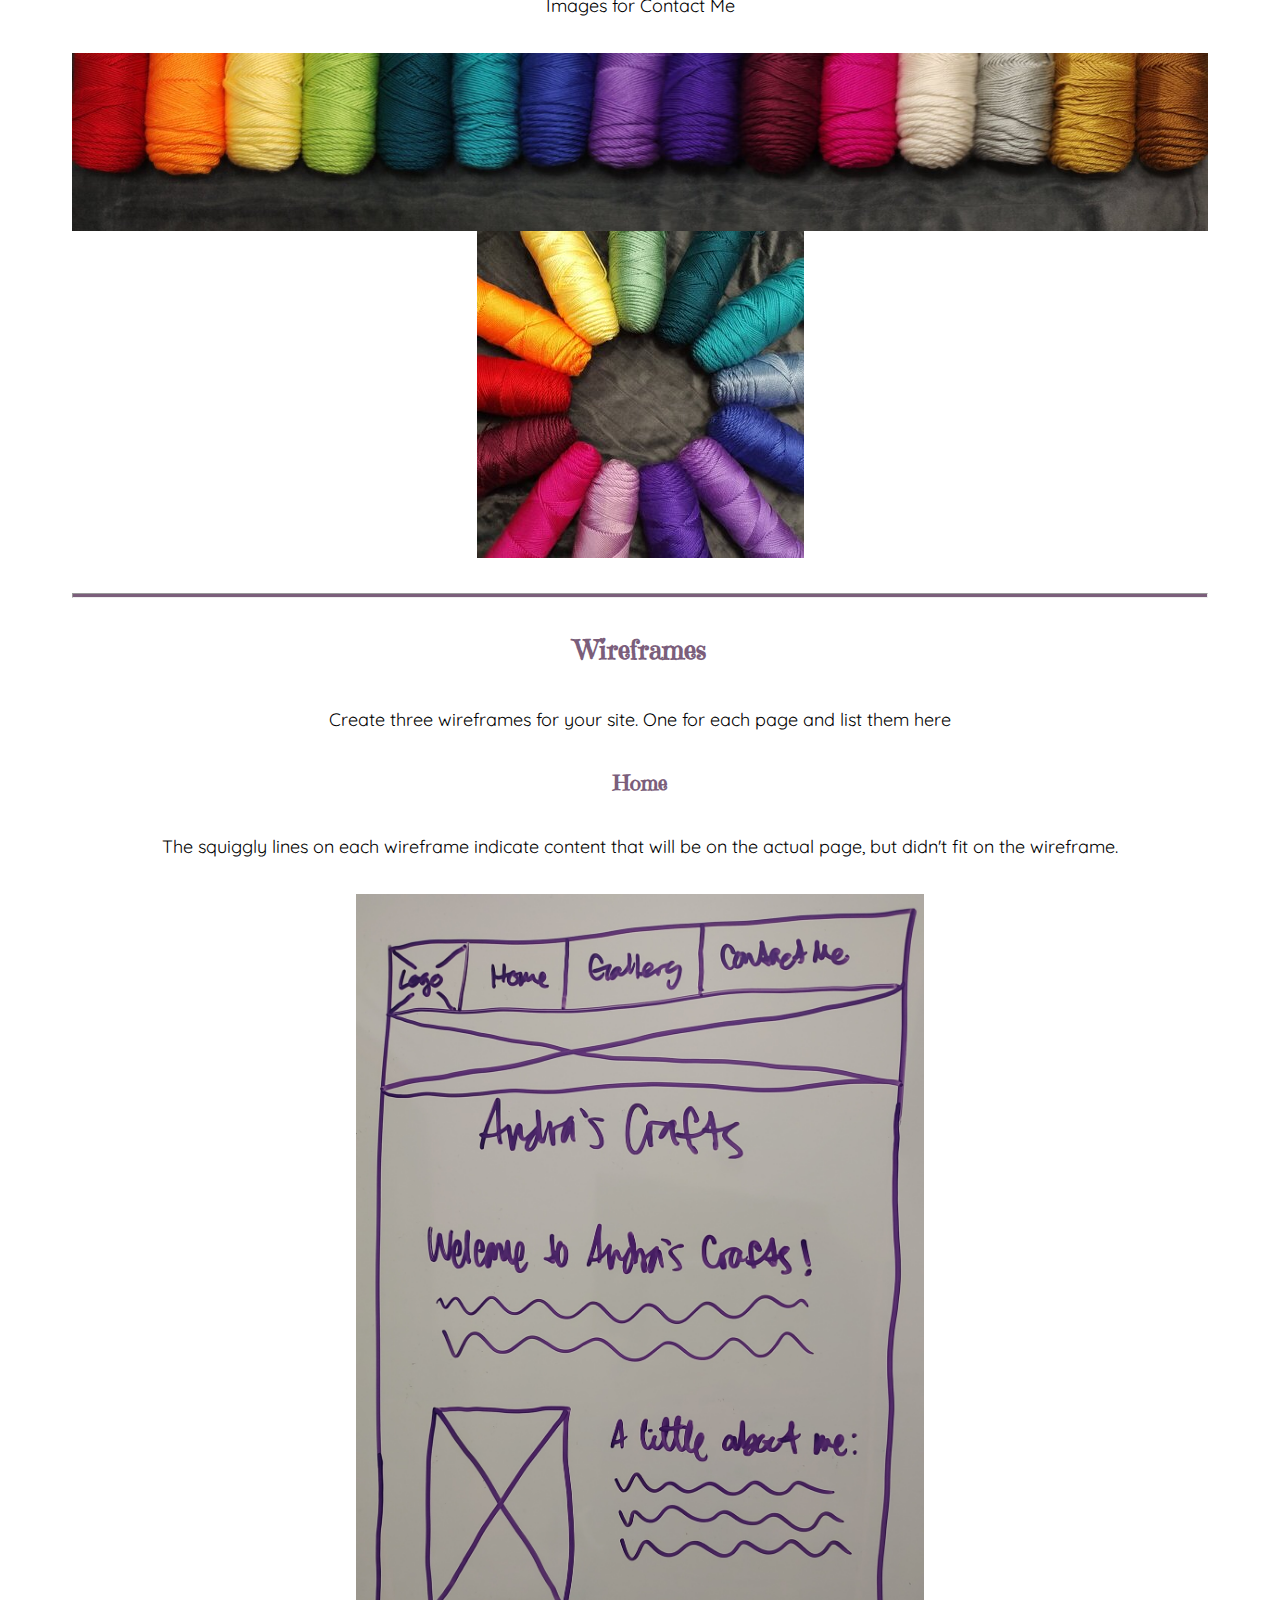
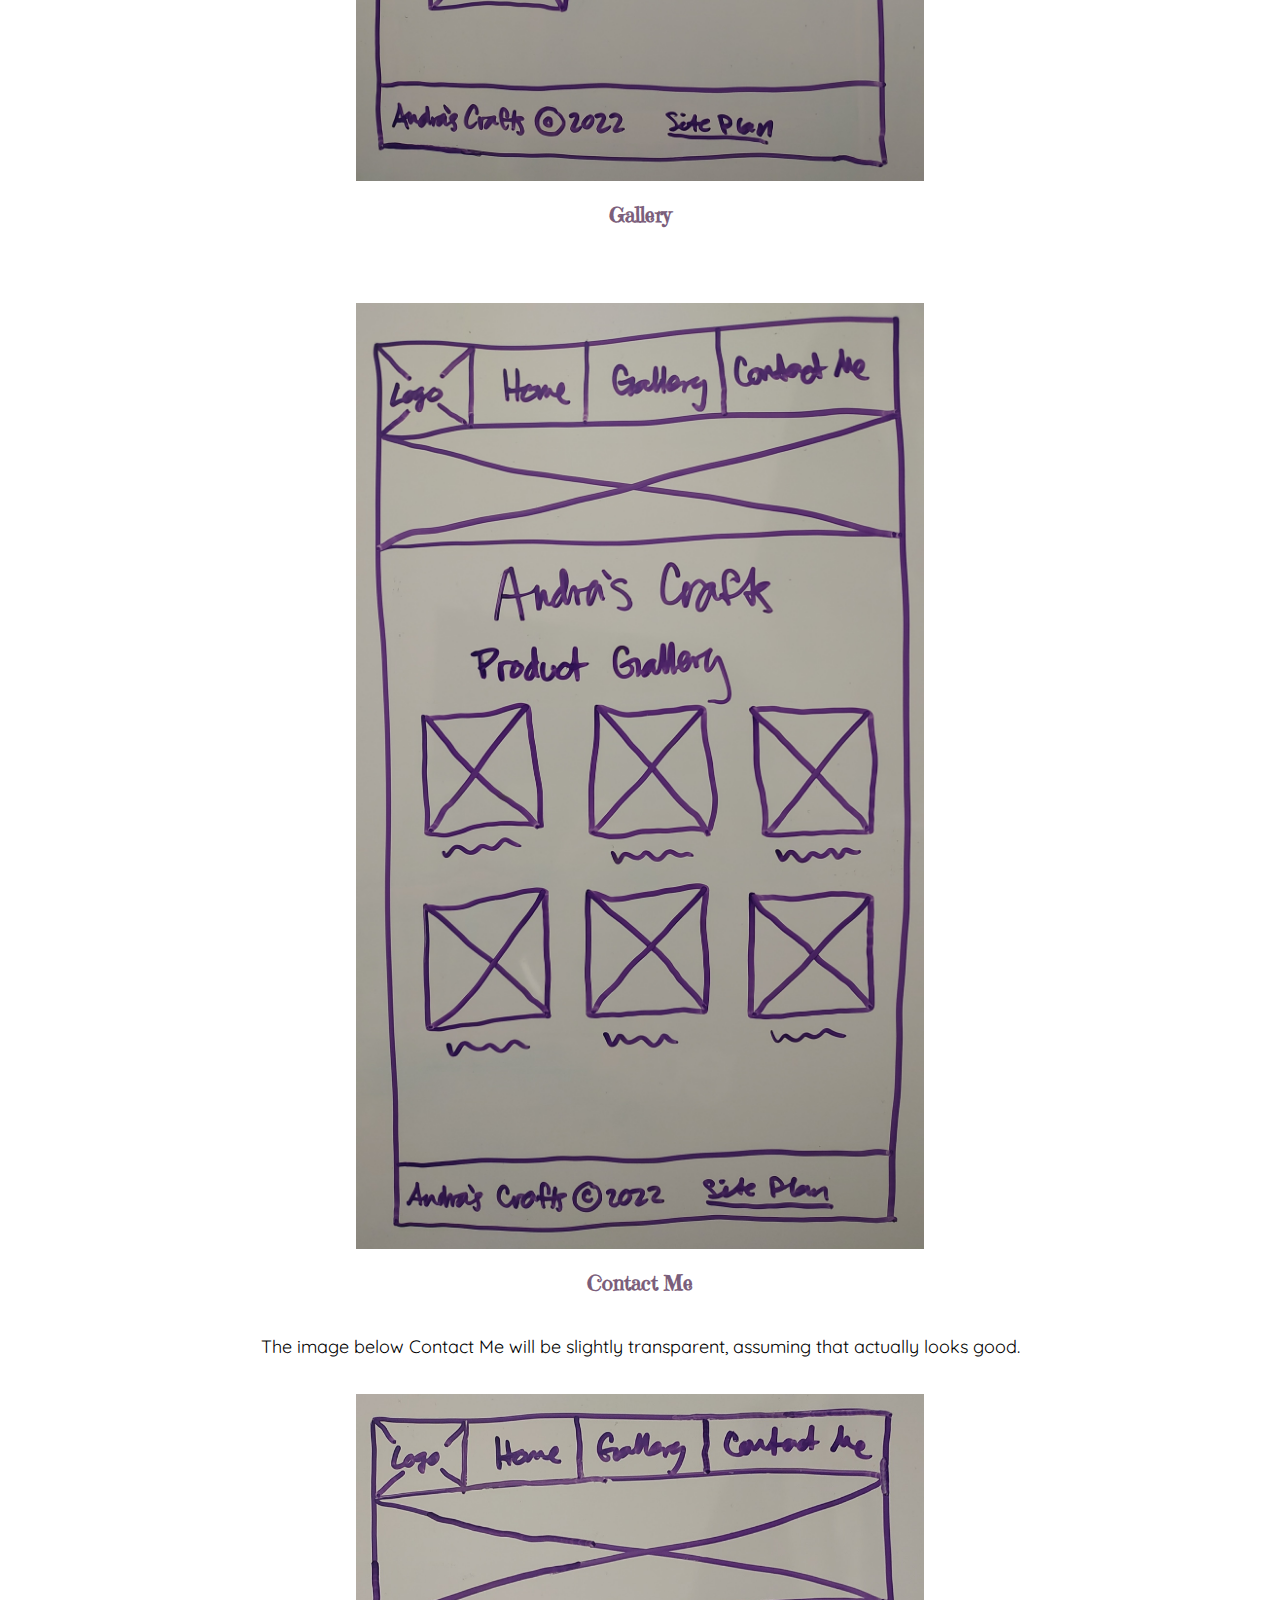
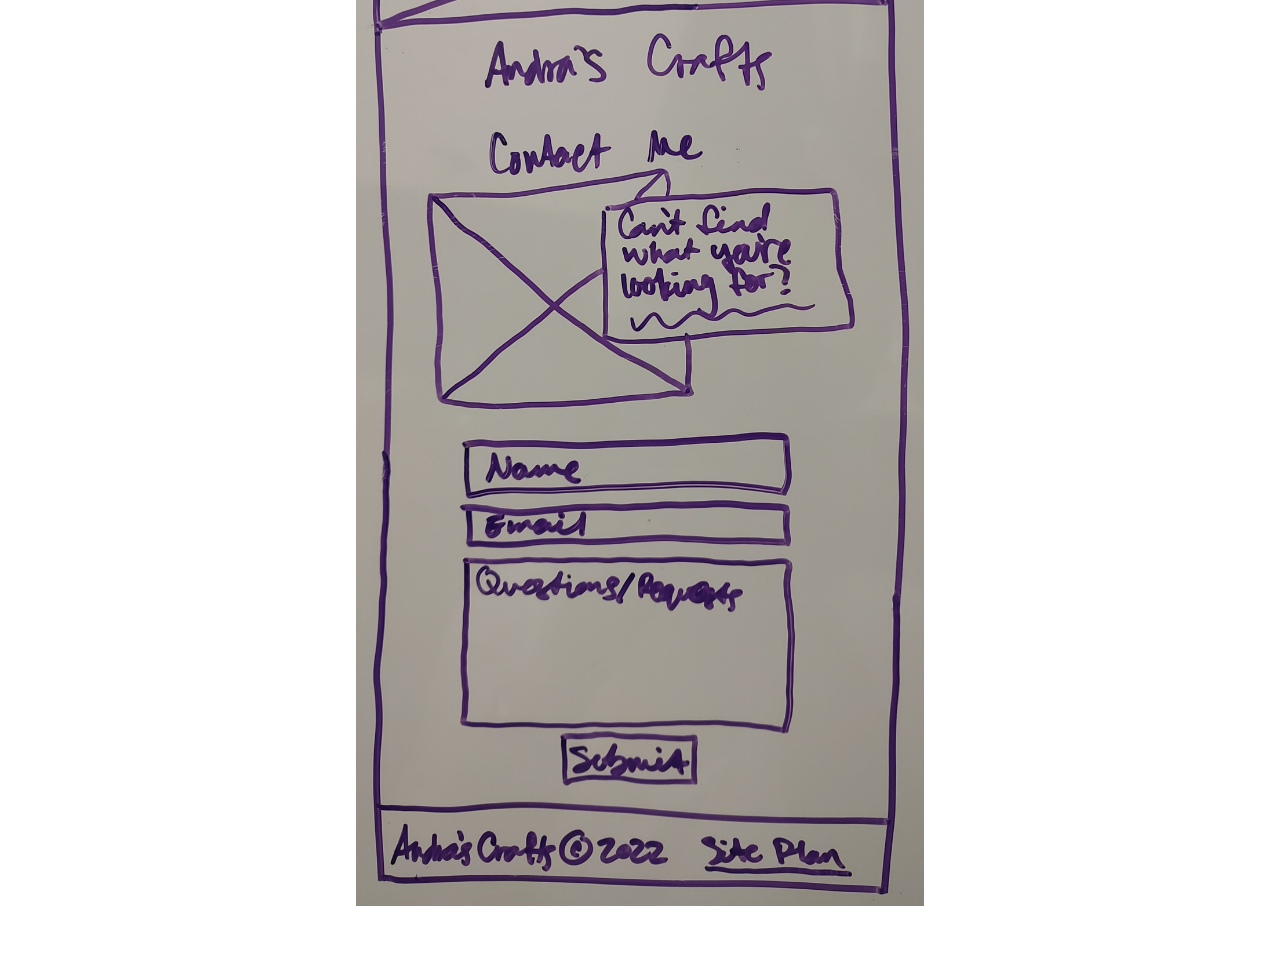
<file: andras-crafts/site-plan.html>
<!DOCTYPE html>
<html lang="en-us">

<head>
    <meta charset="utf-8">
    <title>Site Plan</title>
    <link type="text/css" rel="stylesheet" href="styles/site-plan.css">
</head>

<body>
    <header>
        <h1>Andra's Crafts Site Plan</h1>
        <h2>Andra Hale</h2>
        <h2>WDD 130-30</h2>
        <!-- In the header above, add the name or your site, your name and class number. For example if you are in section 3 you would put WDD 130.03 -->
    </header>
    <main>

        <!-- ------------------------Steps 2-3------------------------------ -->
        <hr>
        <h2>Overview</h2>
        <h3>Purpose</h3>
        <p>This is the plan for a website for a small business I plan on starting at somepoint in the future. I like to
            knit and crochet and often make my own patterns, so this business would be selling completed items and patterns
            to anyone looking for a handmade gift or a new patterns to follow.</p> <!-- change this -->


        <h3>Audience</h3>
        <p>The audience of this website is anyone with a creative mind looking for new patterns, or anyone who likes the
            idea of handmade toys as gifts but doesn't have the creative talent to make their own.</p>
        <!-- change this -->

        <hr>
        <h2>Branding</h2>
        <h3>Website Logo</h3>
        <!-- Replace this with some sort of logo for your site.  A logo can be as simple as the name of your site in a nice font :) -->
        <img src="images/andras-crafts-logo.png" alt="Logo image">
        <hr>
        <h2>
            Style Guide
        </h2>

        <!-- ------------------------Steps 4-8------------------------------ -->

        <h3>
            Color Palette
        </h3>
        <!--  The colors you choose for a website are one of the most important decisions you will make. Follow the instructions on the activity in iLearn then return and replace the color codes below with the hex color codes (the 6 digit numbers that show at the bottom of each color) for the colors you have chosen below.  You should have at least 2 colors but do not have to fill in all 4 if you do not need them.  -->

        <!-- Copy and paste the URL to your finished palette below Make sure to paste it into both spots -->
        Palette URL: <a href="https://coolors.co/44cfcb-06d6a0-7b5e7b-2978a0"
            target="_blank">https://coolors.co/44cfcb-06d6a0-7b5e7b-2978a0</a>


        <table class="colors">
            <tr>
                <th>Primary</th>
                <th>Secondary</th>
                <th>Accent 1</th>
                <th>Accent 2</th>
            </tr>
            <!-- Replace the numbers in the boxes below with your hex color codes. Then switch to the site-plan.css file and change your colors there as well. -->
            <tr>
                <td class="primary">[#44cfcb]</td>
                <td class="secondary">[#06d6a0]</td>
                <td class="accent1">[#7b5e7b]</td>
                <td class="accent2">[#2978a0]</td>
            </tr>
        </table>

        <!-- ------------------------Step 9------------------------------ -->

        <h3>
            Typography
        </h3>
        <!-- Choose a font for your paragraphs (body copy) and headlines. What font(s) have you chosen? Why did you choose what you did?  Make sure to review the list of web safe fonts at W3Schools.org as a starting point.  Think also about which of your colors above you might use for background and font colors. -->

        <h4>
            Heading Font: Emilys Candy
            <!-- change this -->
        </h4>
        <h4>
            Paragraph Font: Quicksand
            <!-- change this -->
        </h4>
        <h3>
            Normal paragraph example
        </h3>
        <p>
            Lorem ipsum dolor sit amet, consectetur adipiscing elit, sed do eiusmod tempor incididunt ut labore et
            dolore magna aliqua. Ut enim ad minim veniam, quis nostrud exercitation ullamco laboris nisi ut aliquip ex
            ea commodo consequat. Duis aute irure dolor in reprehenderit in voluptate velit esse cillum dolore eu fugiat
            nulla pariatur. Excepteur sint occaecat cupidatat non proident, sunt in culpa qui officia deserunt mollit
            anim id est laborum.
        </p>
        <h3>
            Colored paragraph example
        </h3>
        <p class="colored">
            Lorem ipsum dolor sit amet, consectetur adipiscing elit, sed do eiusmod tempor incididunt ut labore et
            dolore magna aliqua. Ut enim ad minim veniam, quis nostrud exercitation ullamco laboris nisi ut aliquip ex
            ea commodo consequat.
        </p>

        <!-- ------------------------Step 10------------------------------ -->

        <h3>
            Navigation
        </h3>
        <!-- Think about how you want your navigation bar to look. In the site-plan.css file change the colors to your colors to get the look you desire. -->
        <nav>
            <a href="#">Home</a>
            <a href="#">Gallery</a>
            <a href="#">Contact Me</a>
        </nav>
        <hr>
        <h2>
            Site Map
        </h2>
        <div class="sitemap">
            <div class="sm-home">
                Home
            </div>
            <div class="sm-page2">
                Gallery
                <!-- change this -->
            </div>
            <div class="sm-page3">
                Contact Me
                <!-- change this -->
            </div>

            <div class="top">
                &nbsp;
            </div>
            <div class="left">
                &nbsp;
            </div>
            <div class="right">
                &nbsp;
            </div>

        </div>

        <!-- --------Content Section -------------- -->
        <hr>
        <h2>
            Content
        </h2>
        <h3>Home page</h3>
        <p>
            Welcome to Andra's Crafts! Here you will find just about any trinket you can think of, 
            and patterns to make your own.
            <br>
            A little about me:<br>
            I love to make everything from toys to food. I've loved to crochet and knit 
            since I was little, and have recently started making my own patterns.
        </p>
        <p>Images for the Home page</p>
        <img src="images/rainbow-yarn.jpg" alt="image for homepage" class="hero-img">
        <p>This image will be used at the top of each page.</p>
        <img src="images/me.jpg" alt="image for homepage">

        
        <h3>Gallery</h3>
        <p>
             - Image gallery of everything available<br>
             - Will eventually have clickable links to product pages<br>
             - Will either have the patterns below the toys, 
            or might make patterns their own subpage once I have enough to need that<br>
            
        </p>
        <p>Images for the Gallery</p>
        <img src="images/reversible-gloves.jpg" alt="image for page">
        <img src="images/patriotic-earrings.jpg" alt="image for page">
        <p>There are several more images like these that will be in the gallery.</p>

        
        <h3>Contact Me</h3>
        <p>
            Can't find what you're looking for?<br>
            Have a specific request?<br>
            Let me know!<br><br>

            (form to contact me with any questions)
        </p>
        <p>Images for Contact Me</p>
        <img src="images/rainbow-yarn.jpg" alt="image for page3" class="hero-img">
        <img src="images/yarn-wreath.jpg" alt="image for page3">

        
        <hr>
        <h2>
            Wireframes
        </h2>
        <p>
            Create three wireframes for your site. One for each page and list them here</p>

        <h3>Home</h3>
        <p>
            The squiggly lines on each wireframe indicate content that will be on the actual 
            page, but didn't fit on the wireframe.
        </p>
        <img src="images/home-page-wireframe.jpg" alt="home page wireframe" class="wireframe">

        <h3>Gallery</h3>
        <p>
            
        </p>
        <img src="images/gallery-wireframe.jpg" alt="page 2 wireframe" class="wireframe">

        <h3>Contact Me</h3>
        <p>
            The image below Contact Me will be slightly transparent, assuming that actually looks good.
        </p>
        <img src="images/contact-me-wireframe.jpg" alt="page 3 wireframe" class="wireframe">
    </main>
</body>

</html>
</file>
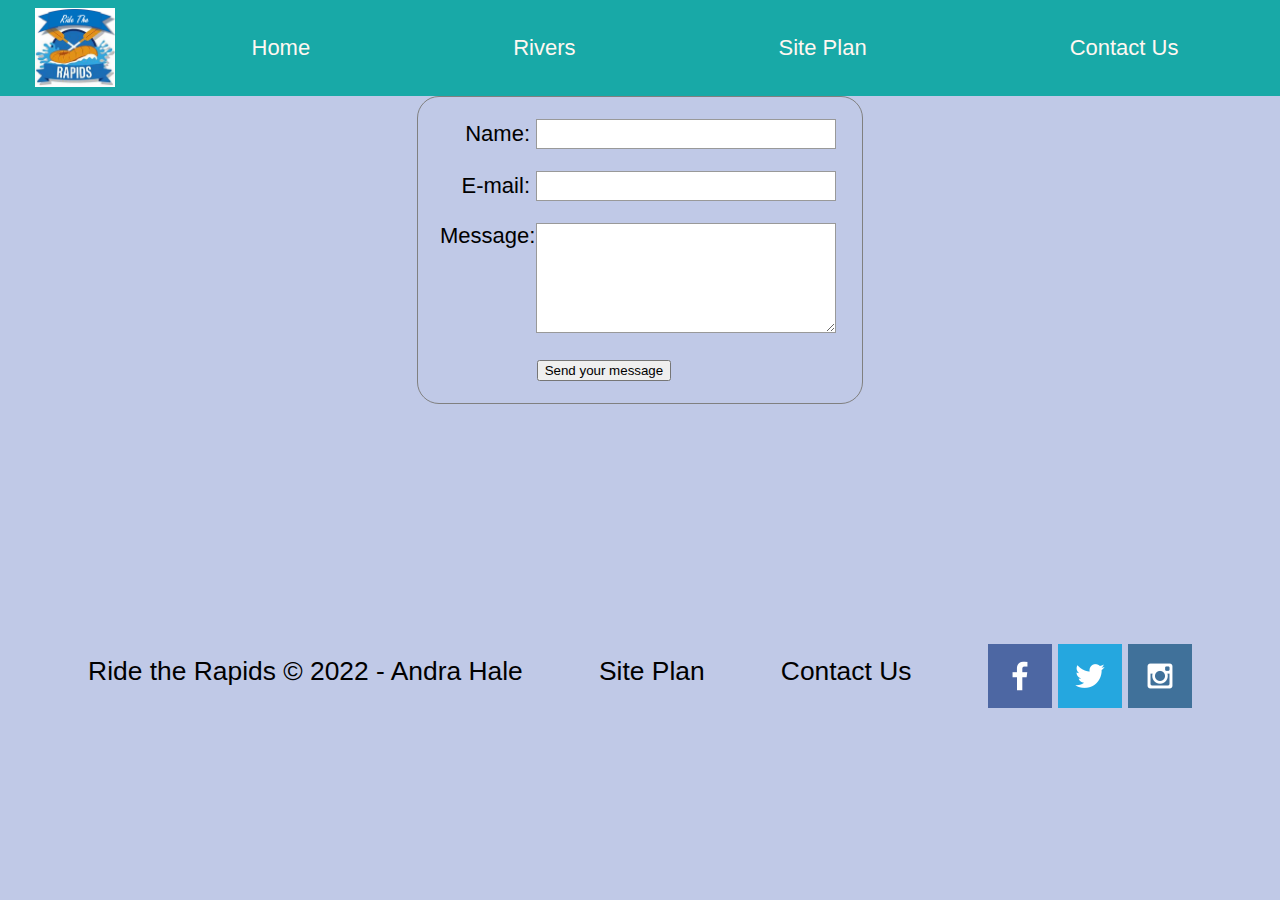
<file: wwr/contactus.html>
<!DOCTYPE html>
<html lang="en">

<head>
    <meta charset="UTF-8">
    <meta http-equiv="X-UA-Compatible" content="IE=edge">
    <meta name="viewport" content="width=device-width, initial-scale=1.0">
    <link rel="stylesheet" href="styles/style.css">
    <title>Whitewater Rafting Vacations | Ride the Rapids | Contact Us</title>
    <style>
        form {
            margin: 0 auto;
            width: 400px;
            padding: 1em;
            border: 1px solid grey;
            border-radius: 1em;
        }
        ul {
            list-style: none;
            padding: 0;
            margin: 0;
        }
        form li + li {
            margin-top: 1em;
        }
        label {
            display: inline-block;
            width: 90px;
            text-align: right;
        }
        input, textarea {
            font: 1em sans-serif;
            width: 300px;
            box-sizing: border-box;
            border: 1px solid #999;
        }
        input:focus, textarea:focus {
            border-color: #000;
        }
        textarea {
            vertical-align: top;
            height: 5em;
        }
        .button {
            padding-left: 90px;
        }
        button {
            margin-left: 0.5em;
        }
        #feedback {
            background-color: antiquewhite;
            position: absolute;
            top: 0;
            left: 0;
            right: 0;
            padding: .5em;
            display: none;      
        }
        .moveDown {
            margin-top: 3em;
        }
    </style>
</head>

<body>
    <div id="content">
        <header>
            <a href="index.html" id="logo_link"><img class="logo" src="images/ride-the-rapids-logo.png"
                    alt="Ride the Rapids logo"></a>
            <nav>
                <a href="index.html">Home</a>
                <a href="rivers.html">Rivers</a>
                <a href="site-plan-rafting.html">Site Plan</a>
                <a href="contactus.html">Contact Us</a>
            </nav>
        </header>
        <main>
            <div id="feedback"></div>
            <form action="/wwr/contactus.html" method="post">
                <ul>
                    <li>
                        <label for="name">Name:</label>
                        <input type="text" id="name" name="user_name">
                    </li>
                    <li>
                        <label for="mail">E-mail:</label>
                        <input type="emial" id="mail" name="user_email">
                    </li>
                    <li>
                        <label for="msg">Message:</label>
                        <textarea id="msg" name="user_message"></textarea>
                    </li>
                    <li class="button">
                        <button type="submit">Send your message</button>
                    </li>
                </ul>
            </form>
        </main>
        <footer>
            <p>Ride the Rapids &copy; 2022 - Andra Hale</p>
            <p><a href="site-plan-rafting.html">Site Plan</a></p>
            <p><a href="contactus.html">Contact Us</a></p>
            <div class="social">
                <a href="https://facebook.com" target="_blank"><img src="images/facebook.png" alt="fb icon"></a>
                <a href="https://twitter.com" target="_blank"><img src="images/twitter.png" alt="twitter icon"></a>
                <a href="https://instagram.com" target="_blank"><img src="images/instagram.png"
                        alt="instagram icon"></a>
            </div>
        </footer>
    </div>
    <script>
        const feedbackElement = document.getElementById('feedback');
        const formElement = document.forms[0];
        formElement.addEventListener('submit', function(e) {
            e.preventDefault();
            feedbackElement.innerHTML = 'Hello '+ formElement.user_name.value +'! Thank you for your message. We will get back with you as soon as possible!';
            feedbackElement.style.display = "block";
            document.body.classList.toggle('moveDown');
        });
    </script>
</body>

</html>
</file>
<file: andras-crafts/styles/style.css>
@import url('https://fonts.googleapis.com/css2?family=Emilys+Candy&family=Quicksand:wght@500&display=swap');

#about-me {
    grid-column: 2/4;
    grid-row: 2/3;
    justify-self: center;
    align-self: center;
}

#about-me h3 {
    padding-left: 10%;
}

#about-me p {
    padding-right: 10%;
}

#about-me-img {
    grid-column: 1/2;
    grid-row: 2/3;
    justify-self: center;
    align-self: center;
    width: 75%;
    border-radius: 15px;
    box-shadow: 5px 5px 10px #2978a0;
}

#banner-img {
    width: 100%;
    margin: 0;
    padding: 0;
    grid-column: 1/3;
    grid-row: 2/3;
}

body {
    background-color: #44cfcb;
    margin: 0;
    padding: 0;
    font-family: 'Quicksand', Arial, sans-serif;
    font-size: 22px;
}

#content {
    max-width: 1600px;
    margin: 0 auto;
}

footer {
    padding: 25px 50px;
    margin-top: 200px;
    display: flex;
    justify-content: space-around;
    align-items: center;
}

footer a {
    color: black;
    text-decoration: none;
}

footer a:hover {
    color: #2978a0;
}

footer p {
    font-size: 1.2em;
}

footer p a:hover {
    text-decoration: underline;
}

header {
    display: grid;
    grid-template-columns: 150px auto;
    grid-template-rows: 150px;
    background-color: #44cfcb;
}

.home-grid {
    display: grid;
    grid-template-columns: repeat(3, 1fr);
    grid-gap: 25px;
}

.logo {
    width: 125px;
}

#logo-link {
    justify-self: center;
    align-self: center;
    padding: 50% 10%;
    grid-column: 1/2;
    grid-row: 1/2;
    background-color: #7b5e7b;
}

nav {
    grid-column: 2/3;
    grid-row: 1/2;
    display: flex;
    justify-content: space-around;
    background-color: #7b5e7b;
    max-height: 150px;
}

nav a {
    text-align: center;
    text-decoration: none;
    color: white;
    padding: 50px;
    margin-bottom: -30px;
    font-size: 1.25em;
}

nav a:hover {
    background-color: #2978a0;
}

#title {
    font-family: 'Emilys Candy', cursive, script;
    justify-self: center;
    align-self: center;
    grid-column: 1/3;
    grid-row: 3/4;
}

#welcome {
    grid-column: 1/4;
    grid-row: 1/2;
    justify-self: center;
    align-self: center;
}

#welcome h2 {
    font-family: 'Emilys Candy', cursive, script;
    padding-left: 30%;
}

/* Gallery css */

.card {
    box-shadow: 0 4px 8px 0 rgba(0,0,0,0.2);
    transition: 0.3s;
    border-radius: 15px;
    margin: 25px;
    padding: 0;
    background-color: #06d6a0;
    width: 80%;
    justify-self: center;
    align-self: center;
}

.card img {
    border-radius: 10px 10px 0 0;
    width: 100%;
    margin: 0;
    padding: 0;
    height: 350px;
}

.card:hover {
    box-shadow: 0 8px 16px 0 rgba(0,0,0,0.2);
}

.container {
    padding: 2px 16px;
    margin: 0;
    margin-bottom: 10px;
    background-color: #06d6a0;
}

.gallery-grid {
    display: grid;
    grid-template-columns: repeat(3, 1fr);
}

#gallery-title {
    grid-column: 1/4;
    align-self: center;
    justify-self: center;
    font-family: 'Emilys Candy', cursive, script;
}

/* Contact Me css */

.contact-grid {
    display: grid;
    grid-template-columns: repeat(5, 1fr);
}

#contact-img {
    grid-column: 2/4;
    grid-row: 2/5;
    z-index: -1;
    width: 100%;
    filter: blur(1px);
    -webkit-filter: blur(1px);
    border-radius: 10px;
    opacity: 0.85;
}

#contact-msg {
    background-color: rgb(6, 214, 160, 0.7);
    grid-column: 3/5;
    grid-row: 3/4;
    padding: 20px 25px;
    justify-self: center;
    box-shadow: 5px 5px 10px #2978a0;
    border-radius: 10px;
}

#contact-msg h4:nth-of-type(1) {
    justify-self: center;
    align-self: center;
}

#contact-msg h4:nth-of-type(2) {
    justify-self: center;
    align-self: center;
    margin-left: 13%;
}

#contact-msg h4:nth-of-type(3) {
    justify-self: center;
    align-self: center;
    margin-left: 30%;
}

#contact-title {
    font-family: 'Emilys Candy', cursive, script;
    grid-column: 1/6;
    justify-self: center;
    align-self: center;
}

#feedback {
    background-color: #44cfcb;
    position: absolute;
    top: 0;
    left: 0;
    right: 0;
    padding: 1em;
    display: none;      
}

form {
    grid-column: 2/5;
    grid-row: 6/7;
    margin: 0 auto;
    width: 100%;
    padding: 1em;
}

input, textarea {
    width: 100%;
    font: 1em;
    height: 3em;
    box-sizing: border-box;
    margin: 5px 0;
}

.button {
    padding: 5px 10px;
    margin-left: 45%;
}

.moveDown {
    margin-top: 3em;
}

textarea {
    height: 15em;
}

ul {
    list-style: none;
    padding: 0;
    margin: 0;
}
</file>
<file: wwr/styles/style.css>
@import url('https://fonts.googleapis.com/css2?family=Neonderthaw&display=swap');

#background {
    height: 725px;
    background-color: #c0c9e7;
    grid-column: 1/11;
    grid-row: 4/9;
}

.button-box {
    text-align: center;
}

body {
    background-color: #c0c9e7;
    font-family: 'Georgia', Arial, sans-serif;
    font-size: 22px;
    margin: 0;
    padding: 0;
}

.book {
    background-color: #2493d7;
    color: #fff7f1;
    text-decoration: none;
    font-size: 18px;
    padding: 15px 30px;
    margin-top: 50px;
    border-radius: 5px;
}

.book:hover {
    background-color: #c0c9e7;
    color: black;
}

.camping-card {
    margin: 200px 0;
    grid-column: 5/7;
    grid-row: 2/3;
}

.card-img {
    border: 10px solid #18a9a7;
    width: 100%;
    transition: transform .5s;
    box-shadow: 5px 5px 10px #2493d7;
}

.card-img:hover {
    opacity: .6;
    transform: scale(1.1);
}

#content {
    max-width: 1600px;
    margin: 0 auto;
}

footer {
    background-color: #c0c9e7;
    padding: 25px 50px;
    margin-top: 200px;
    display: flex;
    justify-content: space-around;
    align-items: center;
}

footer a {
    color: black;
    text-decoration: none;
}

footer a:hover {
    color: #fff7f1;
}

footer h3 {
    color: black;
}

footer p {
    font-size: 1.2em;
}

footer p a:hover {
    text-decoration: underline;
}

footer .social img {
    padding-top: 15px;
}

h2 {
    margin: 0;
}

h4 {
    color: black;
}

header {
    background-color: #18a9a7;
    display: grid;
    grid-template-columns: 150px auto;
}

#hero {
    display: grid;
    grid-template-columns: 1fr 3fr 1fr;
    margin-top: -100px;
}

#hero-box {
    grid-column: 1/4;
    grid-row: 1/3;
    z-index: -1;
}

#hero-img {
    width: 100%;
}

#hero-msg {
    grid-column: 2/3;
    grid-row: 1/2;
    margin-top: 100px;
}

#hero-msg h1 {
    text-align: center;
    color: white;
}

#hero-msg h4 {
    text-align: center;
    color: white;
}

.home-grid {
    display: grid;
    grid-template-columns: repeat(10, 1fr);
}

.home-title {
    color: black;
    font-family: 'Neonderthaw', cursive, script;
    font-size: 2em;
    margin-top: 10px;
}

.icon {
    width: 80px;
    padding-top: 10px;
}

.join {
    background-color: #2493d7;
    color: #fff7f1;
    text-decoration: none;
    font-size: 18px;
    padding: 15px 30px;
    margin-top: 50px;
    border-radius: 5px;
}

.join:hover {
    background-color: #c0c9e7;
    color: black;
}

.logo {
    width: 80px;
}

#logo_link {
    padding-top: 5px;
    justify-self: center;
    align-self: center;
}

main section {
    text-align: center;
}

main section img {
    box-sizing: border-box;
}

.mountains {
    width: 100%;
    grid-column: 2/7;
    grid-row: 5/8;
    box-shadow: 5px 5px 10px #2493d7;
}

.msg {
    background-color: #18a9a7;
    line-height: 1.5em;
    padding: 35px;
    grid-column: 6/10;
    grid-row: 6/7;
    box-shadow: 5px 5px 10px #2493d7;
}

.msg h2 {
    color: black;
    font-family: 'Neonderthaw', cursive, script;
}

.msg p {
    color: black;
    font-size: .8em;
    padding-bottom: 15px;
}

nav {
    display: flex;
    justify-content: space-around;
}

nav a {
    text-align: center;
    color: #fff7f1;
    text-decoration: none;
    padding: 35px;
}

nav a:hover {
    background-color: #c0c9e7;
    color: black;
}

.rapids-card {
    margin: 200px 0;
    grid-column: 8/10;
    grid-row: 2/3;
}

.rivers-card {
    margin: 200px 0;
    grid-column: 2/4;
    grid-row: 2/3;
}

/* CSS for second page */

#hero-msg-rivers {
    grid-column: 2/3;
    grid-row: 1/2;
    margin-top: 150px;
    width: fit-content;
    margin-left: auto;
    margin-right: auto;
}

#hero-msg-rivers h1 {
    text-align: center;
    /* color: white; */
    background: rgba(36, 147, 215, .6);
}

#hero-msg-rivers h4 {
    text-align: center;
    color: white;
    background: rgba(36, 147, 215, .6);
    padding: 10px;
}

#salmon, #desolation, #grand-canyon {
    display: grid;
    grid-template-columns: 1fr 6fr 1fr;
}

#salmon-img {
    width: 100%;
    min-height: 500px;
    z-index: -1;
}

#desolation-img {
    width: 100%;
    min-height: 500px;
    z-index: -1;
}

#grand-canyon-img {
    width: 100%;
    min-height: 500px;
    z-index: -1;
}

#salmon-box, #desolation-box, #grand-canyon-box {
    grid-column: 1/4;
    grid-row: 2/4;
    z-index: -1;
}

#salmon-msg {
    grid-column: 2/3;
    grid-row: 2/4;
    background: rgba(36, 147, 215, .6);
    padding: 10px;
    margin-top: -300px;
    justify-self: center;
    align-self: center;
}

#salmon-title{
    grid-column: 2/3;
    grid-row: 1/2;
    align-self: center;
    justify-self: center;
    margin: 0;
}

#desolation-msg {
    grid-column: 2/3;
    grid-row: 2/4;
    background: rgba(36, 147, 215, .6);
    padding: 10px;
    margin-top: -300px;
    justify-self: center;
    align-self: center;
}

#desolation-title{
    grid-column: 2/3;
    grid-row: 1/2;
    align-self: center;
    justify-self: center;
    margin: 0;
}

#grand-canyon-msg {
    grid-column: 2/3;
    grid-row: 2/4;
    background: rgba(36, 147, 215, .6);
    padding: 10px;
    margin-top: -300px;
    justify-self: center;
    align-self: center;
}

#grand-canyon-title{
    grid-column: 2/3;
    grid-row: 1/2;
    align-self: center;
    justify-self: center;
    margin: 0;
}

#salmon {
    background-image: url("wwr/images/salmon-river.jpg");
    min-height: 1000px;
    background-attachment: fixed;
    background-position: center;
    background-repeat: no-repeat;
    background-size: cover;
    grid-column: 1/4;
}

#desolation {
    background-image: url("wwr/images/desolation-river.jpg");
    min-height: 1000px;
    background-attachment: fixed;
    background-position: center;
    background-repeat: no-repeat;
    background-size: cover;
    grid-column: 1/4;
}

#grand-canyon {
    background-image: url("wwr/images/grand-canyon-river.jpg");
    min-height: 1000px;
    background-attachment: fixed;
    background-position: center;
    background-repeat: no-repeat;
    background-size: cover;
    grid-column: 1/4;
}

@media screen and (max-width: 900px) {
    #hero, .home-grid {
        display: block;
        height: auto;
    }
    nav, footer {
        flex-direction: column;
    }
    nav a {
        display: block;
        padding: 15px;
    }
    #hero {
        margin-top: 0;
    }
    #hero-msg {
        margin-top: 0;
    }
    #hero-msg h4 {
        display: none;
    }
    .home-title {
        font-size: 25px;
        color: black;
    }
    .rivers-card, .camping-card, .rapids-card { 
        margin: 50px auto;
        width: 60%;
    }
    #background {
        display: none;
    }
    .mountains, .msg {
        width: 80%;
        display: block;
        margin: 0 auto;
    }
    footer {
        margin-top: 25px;
    }
    #salmon, #desolation, #grand-canyon {
        display: block;
        height: auto;
        background-attachment: scroll;
    }
}
</file>
<file: positionstyles.css>
/* CSS - Name: "positionstyles.css" */
/* Activity 1 styles */
.content1 {
  /* This is the parent of the activity 1 boxes. */
  display: grid;
  grid-template-columns: 1fr 1fr;
  justify-items: center;
  grid-gap: 20px;
}
.red1 { 
  width: 100%; 
  height: 100px; 
  background-color: red;
  grid-column: 1/3; 

} 
.green1 {
  width: 200px; 
  height: 200px; 
  background-color: green; 

} 
.yellow1 {
  width: 200px; 
  height: 200px; 
  background-color: gold; 
} 
.blue1 {
  width: 100%; 
  height: 100px; 
  background-color: blue;
  grid-column: 1/3; 
} 
/* Activity 2 styles */ 
.content2 {
  /* This is the parent of the activity 2 boxes. */
}
.red2 {
  width: 100px; 
  height: 100px; 
  background-color: red; 
} 
.green2 { 
  width: 100px; 
  height: 100px; 
  background-color: green; 
  margin-top: -50px;
  margin-left: 50px;
} 
.yellow2 {
  width: 100px; 
  height: 100px; 
  background-color: gold;
  margin-top: -50px;
  margin-left: 100px; 
} 
.blue2 {
  width: 100px; 
  height: 100px; 
  background-color: blue;
  margin-top: -50px;
  margin-left: 150px; 
} 
/* Activity 3 styles */ 
.content3 {
  /* This is the parent of the activity 3 boxes. */
  display: grid;
  grid-template-columns: 1fr 1fr;
  grid-column-gap: 80px;
}
.red3 {
  width: 100%; 
  height: 100px; 
  background-color: red;
  grid-column: 1/3; 
} 
.green3 {
  width: 100%; 
  height: 200px; 
  background-color: green;
} 
.yellow3 {
  width: 100%; 
  height: 200px; 
  background-color: gold; 
} 
.blue3 {
  width: 100%;
  height: 100px; 
  background-color: blue;
  grid-column: 1/3; 
} 
/* Activity 4 styles */ 
.content4 {
  /* This is the parent of the activity 4 boxes. */
  height: 400px;
  display: grid;
  grid-template-columns: 1fr 1fr;
}
.red4 {
  width: 100%; 
  height: 100%; 
  background-color: red;
  grid-row: 1/4; 
} 
.green4 {
  width: 100%; 
  height: 100%; 
  background-color: green; 
} 
.yellow4 {
  width: 100%; 
  height: 100%; 
  background-color: gold; 
} 
.blue4 {
  width: 100%; 
  height: 100%; 
  background-color: blue; 
} 
/* Activity 5 styles */ 
.content5 {
  /* This is the parent of the activity 5 boxes. */
  height: 400px;
}
.red5 { 
  width: 100%; 
  height: 100px; 
  background-color: red; 
} 
.green5 { 
  width: 200px; 
  height: 200px; 
  background-color: green;
  float: left; 

} 
.yellow5 {
  width: 100%; 
  height: 250px; 
  background-color: gold; 

} 
.blue5 {
  width: 100%; 
  height: 100px; 
  background-color: blue; 
} 
/* Activity 6 styles */ 
.content6 {
  /* This is the parent of the activity 6 boxes. */
  display: grid;
  grid-template-columns: repeat(6, 100px);
}
.red6 {
  width: 400px; 
  height: 200px; 
  background-color: red;
  grid-column: 1/5;
  grid-row: 1/3; 
} 
.green6 {
  width: 200px; 
  height: 200px; 
  background-color: green;
  grid-column: 1/3;
  grid-row: 5/7;
  z-index: 1; 
} 
.yellow6 {
  width: 200px; 
  height: 400px; 
  background-color: gold;
  grid-column: 5/7;
  grid-row: 3/7;
  z-index: 1; 
} 
.blue6 {
  width: 400px; 
  height: 400px; 
  background-color: blue;
  grid-column: 2/6;
  grid-row: 2/6; 
} 


/* Do not make any changes below here */
.activity {
  width: 70%; 
  margin: 20px auto; 
  font-family: Arial, sans-serif; 
  border: 1px solid black; 
  padding: 10px; 
  clear:both; 
  overflow: auto;
} 

.hint {
  border: 1px solid grey;
  background: #e0e0e0;
  padding: .5em;
  position: relative;
  margin: 1em 0;
}
.hint h3 {
  margin: 0;
}
.hint:hover {
  background: #d0d0d0;
}
.hint > div {
  display: none;
}

.hint input[type=checkbox] {
  position: absolute;
  width: 100%;
  height: 100%;
  opacity: 0;
  z-index: 1;
  cursor: pointer;
}

.hint input[type=checkbox]:checked ~ div {
  display: block;
}

.hint i {
  position: absolute;
  transform: translate(-6px, 0);
  margin-top: 16px;
  right: 10px;
  top: -3px;
}
.hint i:before, .hint i:after {
  content: "";
  position: absolute;
  background-color: black;
  width: 3px;
  height: 9px;
}
.hint i:before {
  transform: translate(2px, 0) rotate(45deg);
}
.hint i:after {
  transform: translate(-2px, 0) rotate(-45deg);
}

.hint input[type=checkbox]:checked ~ i:before {
  transform: translate(-2px, 0) rotate(45deg);
}
.hint input[type=checkbox]:checked ~ i:after {
  transform: translate(2px, 0) rotate(-45deg);
}
.hint a {
  position: relative;
  z-index: 1;
}
</file>
<file: andras-crafts/styles/site-plan.css>
/* if you are using any Google fonts change the font names below to your fonts. 
Any spaces in your font name should be replaced with a +. 
Fonts are separated by a | */
@import url('https://fonts.googleapis.com/css2?family=Emilys+Candy&family=Quicksand:wght@500&display=swap');

:root {
  /* change the values below to your colors from your palette */
  --primary-color: #44cfcb   ;
  --secondary-color: #06d6a0 ;
  --accent1-color: #7b5e7b;
  --accent2-color: #2978a0;

  /* change the values below to your chosen font(s) */
  --heading-font: 'Emilys Candy', cursive, script;
  --paragraph-font: 'Quicksand', Arial, sans-serif;

  /* these colors below should be chosen from among your palette colors above */
  --headline-color-on-white: #7b5e7b;  /* headlines on a white background */ 
  --headline-color-on-color: black; /* headlines on a colored background */ 
  --paragraph-color-on-white: #7b5e7b; /* paragraph text on a white background */ 
  --paragraph-color-on-color: black; /* paragraph text on a colored background */ 
  --paragraph-background-color: #06d6a0  ;
  --nav-link-color: white;
  --nav-background-color: #7b5e7b;
  --nav-hover-link-color: white;
  --nav-hover-background-color: #2978a0;
}


/*  Look around below...but DON'T CHANGE ANYTHING! */

body {
  max-width: 1200px;
  margin: 0 auto;
  padding: 4em;
  font-size: 18px;
  text-align: center;
}
img {
  display: block;
  margin: 0 auto;
}

.hero-img {
  width: 100%;
}

.wireframe {
  width: 50%;
}

h1, h2, h3, h4, h5, h6 {
  font-family: var(--heading-font);
  color: var(--headline-color-on-white);
}
h2 {
  text-align: center;
}
hr {
  height: 3px;
  margin: 35px 0;
  background: var(--accent1-color);
}
header {
  padding: 1em;
  text-align: center;
  color: var(--paragraph-color-on-color);
  background-color: var(--paragraph-background-color);
}
header > h1, header > h2 {
  color: var(--headline-color-on-color);
}

p {
  font-family: var(--paragraph-font);
  color: var(--paragraph-color);
  padding: 1em;
}
.colors {
  width: 100%;
  min-width: 350px;
  margin: 30px auto;
  text-align: center;
}
.colors th {
  background-color: #999;
}
.colors td{
  width: 25%;
  height: 3em;
}

.primary {
  background-color: var(--primary-color);
}
.secondary {
  background-color: var(--secondary-color);
}
.accent1 {
  background-color: var(--accent1-color);
}
.accent2{
  background-color: var(--accent2-color);
}

p.colored {
  background-color: var(--paragraph-background-color);
  color: var(--paragraph-color-on-color);
}

nav {
  background-color: var(--nav-background-color);
  line-height: 3em;
  text-align: center;
  font-size: 1.2em;
}
nav  {
  list-style-type: none;
  display: flex;

}
nav a {
  padding:1em;
  min-width: 120px;
  text-decoration: none;
  padding: 10px;

}
nav a:link, nav a:visited {
  color: var(--nav-link-color);
}
nav a:hover {
  color: var(--nav-hover-link-color);
  background-color: var(--nav-hover-background-color);
}

.sitemap {
  display: grid;
  justify-content: center;

  grid-template-columns: repeat(6, 15%);
  grid-template-rows: 3em 1.5em 1.5em 3em;
  grid-template-areas: ". . home home . ."
    ". . . top . ."
    ". left left right right ."
    "page2 page2 . . page3 page3";
}
.sitemap > div {

  text-align: center;

}
.sm-home {
  grid-area: home;
  background-color: #ccc;
  line-height: 3em;
}
.sm-page2 {
  grid-area: page2;
  background-color: #ccc;
  line-height: 3em;
}
.sm-page3 {
  grid-area: page3;
  background-color: #ccc;
  line-height: 3em;
}

.top {
  grid-area: top;
  border-left: 1px solid;
}

.left {
  grid-area: left;
  border-top: 1px solid;
  border-left: 1px solid;
}

.right {
  grid-area: right;
  border-top: 1px solid;
  border-right: 1px solid;
}
</file>
